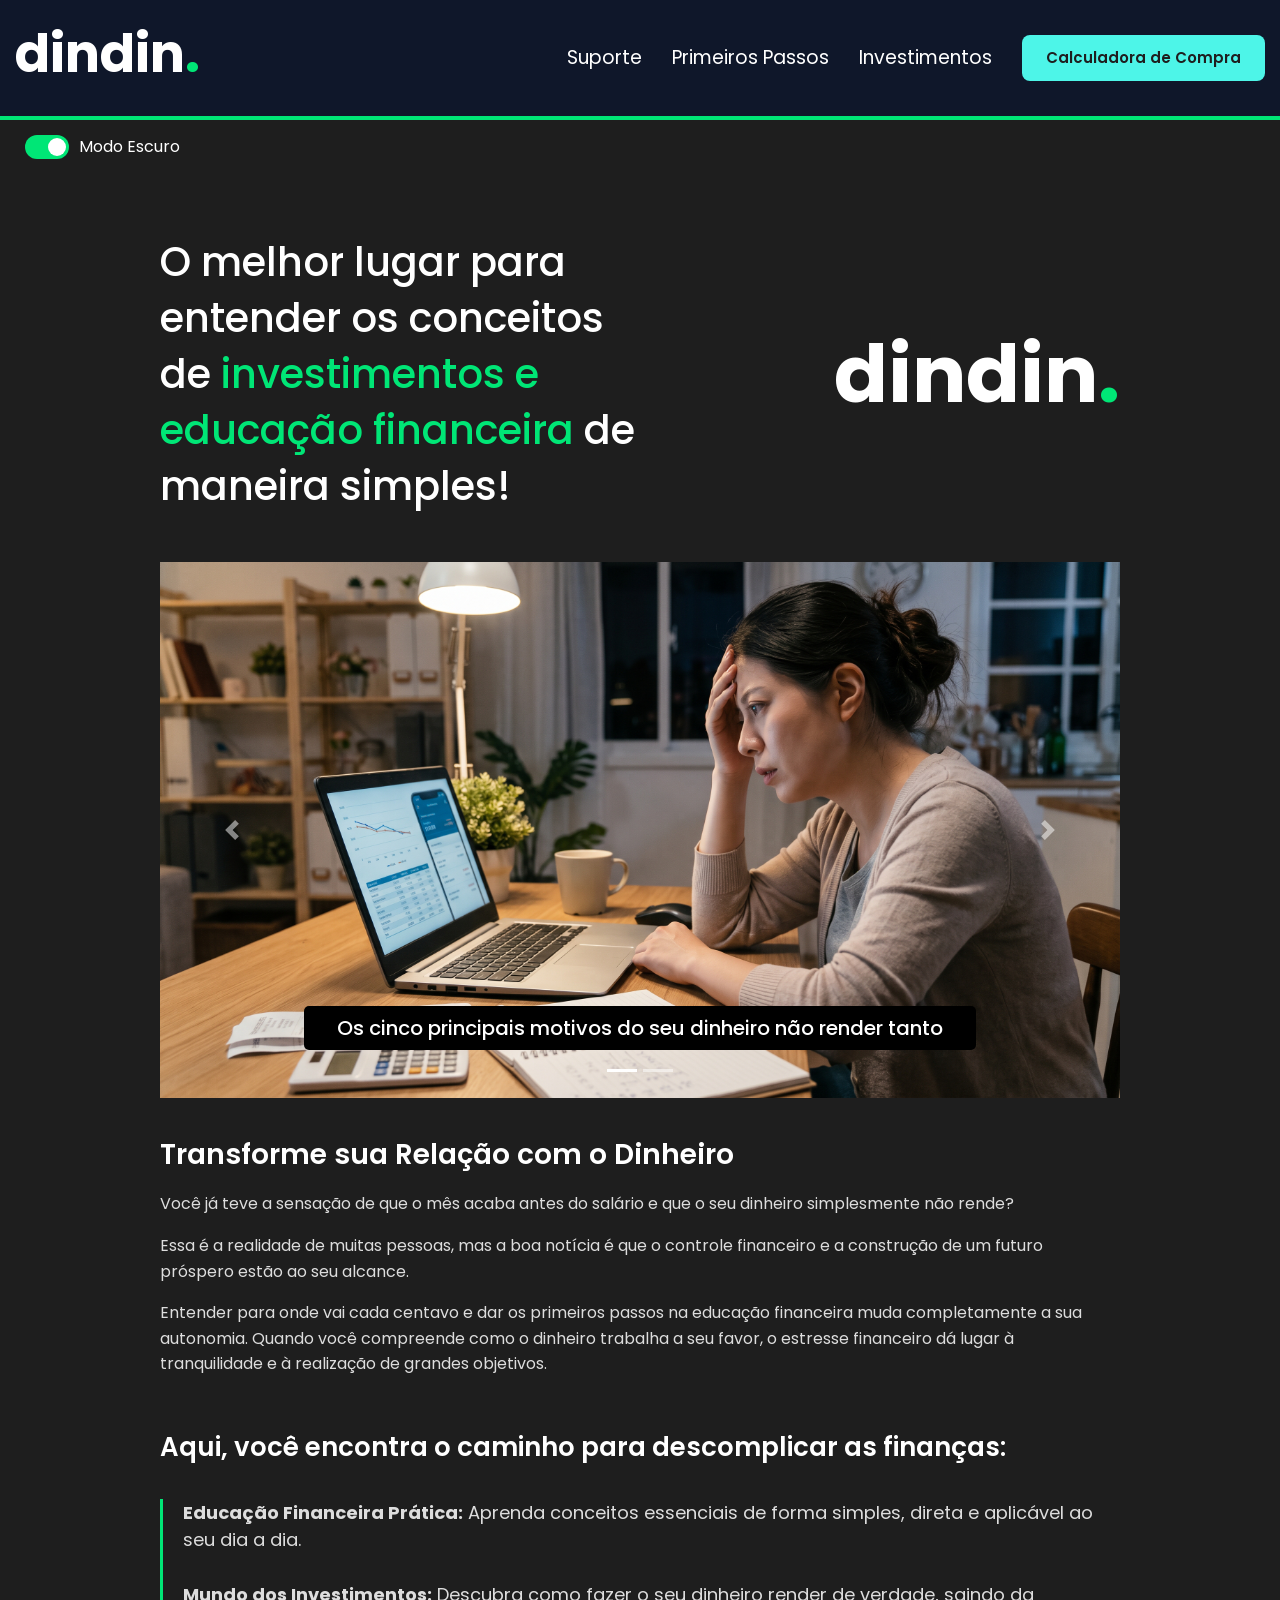
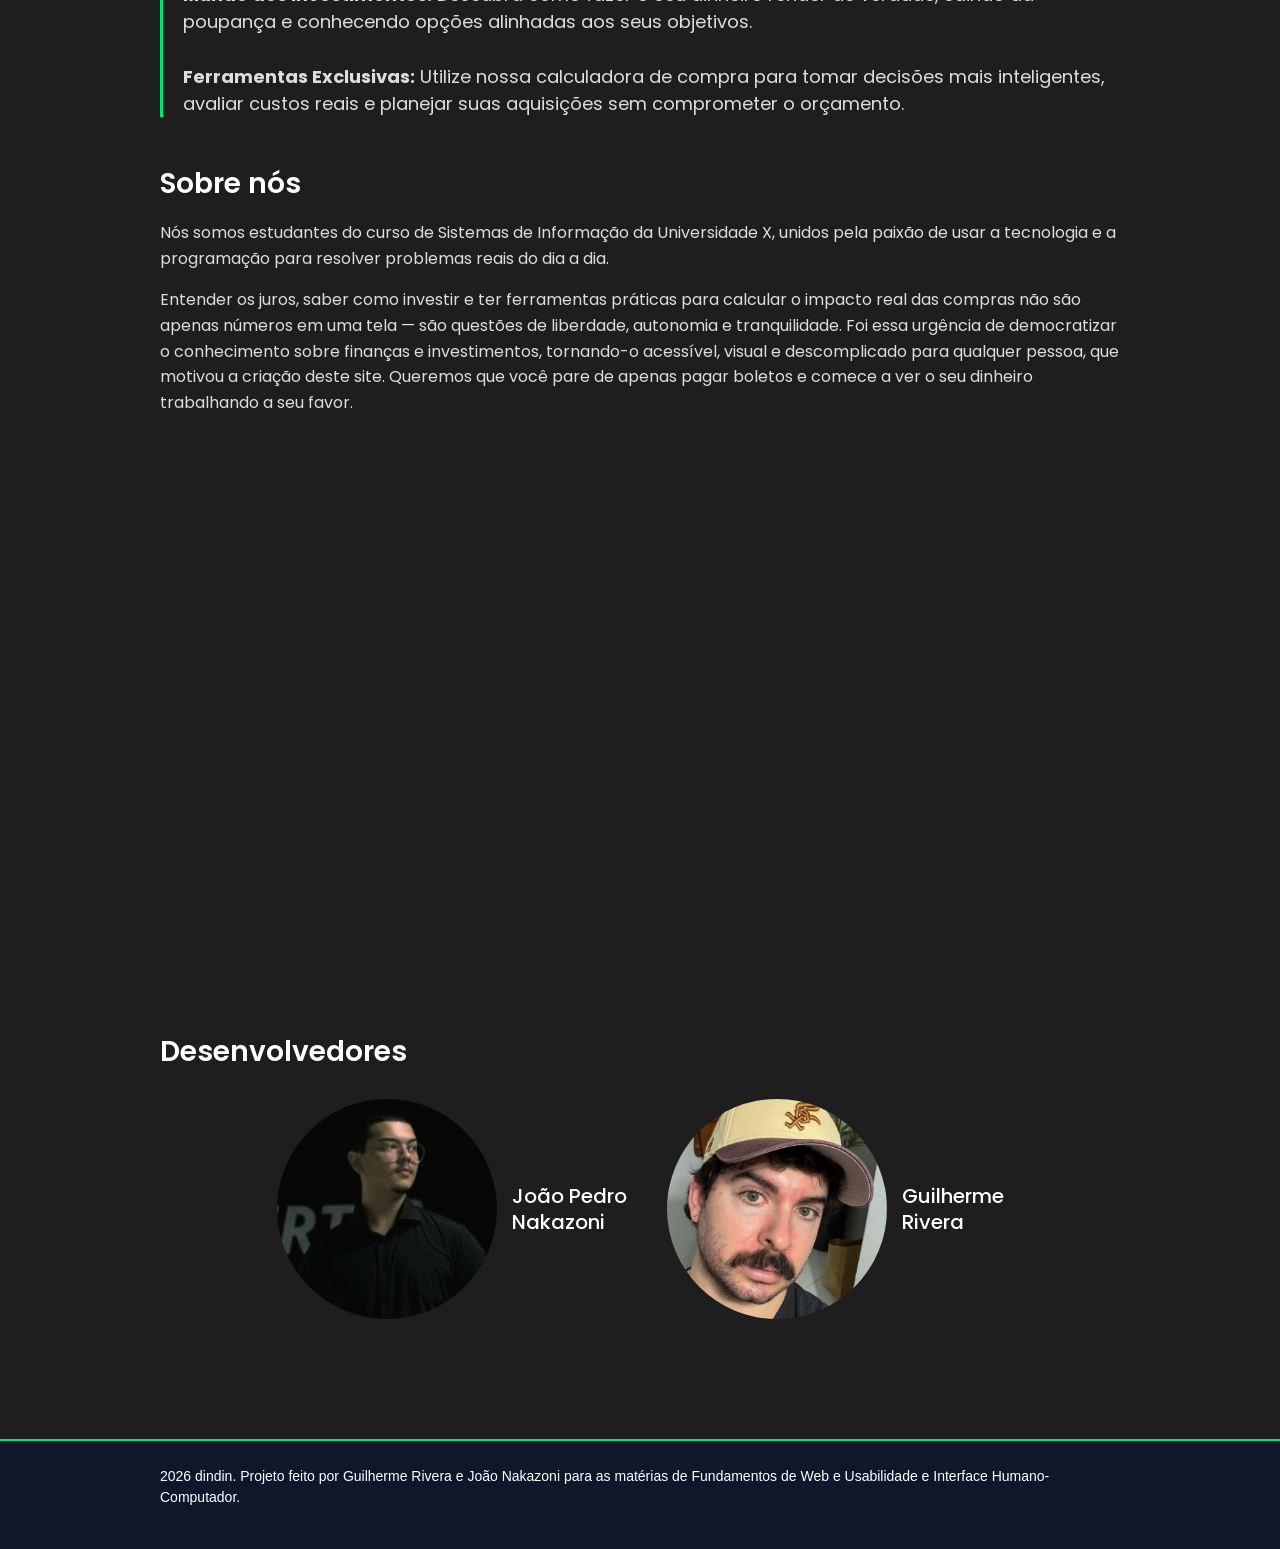
<file: index.html>
<!DOCTYPE html>
<html lang="pt-br">
<head>
    <meta charset="UTF-8">
    <meta name="viewport" content="width=device-width, initial-scale=1.0">
    <meta name="author" content="João Pedro Nakazoni, Guilherme Rivera">
    <link rel="stylesheet" href="https://cdn.jsdelivr.net/npm/bootstrap@4.0.0/dist/css/bootstrap.min.css">
    <link rel="stylesheet" href="https://fonts.googleapis.com/css2?family=Poppins:wght@400;500;600;700&display=swap">
    <link rel="stylesheet" href="style.css">
    <title>Homepage</title>
</head>
<body>
    <header>
        
        <a href="index.html" class="logo">dindin<label>.</label></a>
        <nav class="paginas">
            <a href="contato.html">Suporte</a>
            <a href="primeirosPassos.html">Primeiros Passos</a>
            <a href="investimentos.html">Investimentos</a>
            <a href="calculadora.html" class="botaoCalculadora">Calculadora de Compra</a>
        </nav>
    </header>

    <div class="toggleEscuro">
    <label class="switch">
        <input type="checkbox" checked>
        <div class="slider"></div> 
    </label>
    <label>Modo Escuro</label>
    </div>

<main class="conteudoHomepage">

<section class="secaoTopo">
    <h1 class="tituloPrincipal">
        O melhor lugar para entender os conceitos de 
        <span class="textoDestacadoTitulo">investimentos e educação financeira</span> 
        de maneira simples!
    </h1>
    <div class="logoTitulo">dindin<label>.</label></div>
</section>

    <section id="Carrossel" class="carousel slide" data-ride="carousel">
            
            <ol class="carousel-indicators">
                <li data-target="#Carrossel" data-slide-to="1" class="active"></li>
                <li data-target="#Carrossel" data-slide-to="2"></li>
                
            </ol>

            
            <div class="carousel-inner">
                <div class="carousel-item active">
                <img class="d-block w-100" src="imagens/imagemMulherPreucupada.jpg" alt="Primeiro Slide">
                <div class="carousel-caption d-none d-md-block">
                    <h5 class="textoCarrossel">Os cinco principais motivos do seu dinheiro não render tanto</h5>
                </div>
                </div>
                <div class="carousel-item">
                <img class="d-block w-100" src="imagens/imagemCompra.jpg" alt="Segundo Slide">
                <div class="carousel-caption d-none d-md-block">
                    <h5 class="textoCarrossel">Como saber oque você pode comprar e oque deve esperar</h5>
                </div>
                    
                </div>
            </div>

            
            <a class="carousel-control-prev" href="#Carrossel" role="button" data-slide="prev">
                <span class="carousel-control-prev-icon" aria-hidden="true"></span>
                <span class="sr-only">Anterior</span>
            </a>
            <a class="carousel-control-next" href="#Carrossel" role="button" data-slide="next">
                <span class="carousel-control-next-icon" aria-hidden="true"></span>
                <span class="sr-only">Próximo</span>
            </a>
    </section>

    <section class="secaoTexto">
        <h2>Transforme sua Relação com o Dinheiro</h2>
    
        <p>Você já teve a sensação de que o mês acaba antes do salário e que o seu dinheiro simplesmente não rende?</p>
        <p>Essa é a realidade de muitas pessoas, mas a boa notícia é que o controle financeiro e a construção de um futuro próspero estão ao seu alcance.</p>
    
        <p>Entender para onde vai cada centavo e dar os primeiros passos na educação financeira muda completamente a sua autonomia. Quando você compreende como o dinheiro trabalha a seu favor, o estresse financeiro dá lugar à tranquilidade e à realização de grandes objetivos.</p>
    </section>

    <section class="secaoTexto2">
        <h2>Aqui, você encontra o caminho para descomplicar as finanças:</h2>
        
        <ul class="listaTexto2">
            <li>
                <strong>Educação Financeira Prática:</strong> Aprenda conceitos essenciais de forma simples, direta e aplicável ao seu dia a dia.
            </li>
            <li>
                <strong>Mundo dos Investimentos:</strong> Descubra como fazer o seu dinheiro render de verdade, saindo da poupança e conhecendo opções alinhadas aos seus objetivos.
            </li>
            <li>
                <strong>Ferramentas Exclusivas:</strong> Utilize nossa calculadora de compra para tomar decisões mais inteligentes, avaliar custos reais e planejar suas aquisições sem comprometer o orçamento.
            </li>
        </ul>
    </section>

    <section class="secaoSobreNos">
        <h2>Sobre nós</h2>
        
            <p>Nós somos estudantes do curso de Sistemas de Informação da Universidade X, unidos pela paixão de usar a tecnologia e a programação para resolver problemas reais do dia a dia.</p>
            
            <p>Entender os juros, saber como investir e ter ferramentas práticas para calcular o impacto real das compras não são apenas números em uma tela — são questões de liberdade, autonomia e tranquilidade. Foi essa urgência de democratizar o conhecimento sobre finanças e investimentos, tornando-o acessível, visual e descomplicado para qualquer pessoa, que motivou a criação deste site. Queremos que você pare de apenas pagar boletos e comece a ver o seu dinheiro trabalhando a seu favor.</p>

        <div class="videoSobreNos">
    <iframe 
        src="https://www.youtube.com/embed/xWtgn3N1zV0" 
        title="Apresentação do projeto dindin." 
        frameborder="0" 
        allow="accelerometer; autoplay; clipboard-write; encrypted-media; gyroscope; picture-in-picture" 
        allowfullscreen>
    </iframe>
</div>
    </section>

    <section class="secaoDevs">
    <h2>Desenvolvedores</h2>
    
    <div class="divsDevs">
        <div class="divDev">
            <img src="imagens/joao.jpg" alt="Foto de João Pedro Nakazoni" class="fotoDev">
            <span>João Pedro<br>Nakazoni</span>
        </div>

        <div class="divDev">
            <img src="imagens/guilherme.jpg" alt="Foto de Guilherme Rivera" class="fotoDev">
            <span>Guilherme<br>Rivera</span>
        </div>
    </div>
    </section>

    </main>

    <footer>
        <div class="conteudoFooter">
            <p>2026 dindin. Projeto feito por Guilherme Rivera e João Nakazoni para as matérias de Fundamentos de Web e Usabilidade e Interface Humano-Computador.</p>
        </div>
    </footer>

<script src="https://code.jquery.com/jquery-3.2.1.slim.min.js"></script>
<script src="https://cdn.jsdelivr.net/npm/popper.js@1.12.9/dist/umd/popper.min.js"></script>
<script src="https://cdn.jsdelivr.net/npm/bootstrap@4.0.0/dist/js/bootstrap.min.js"></script>
<script src="script.js"></script>
</body>
</html>
</file>
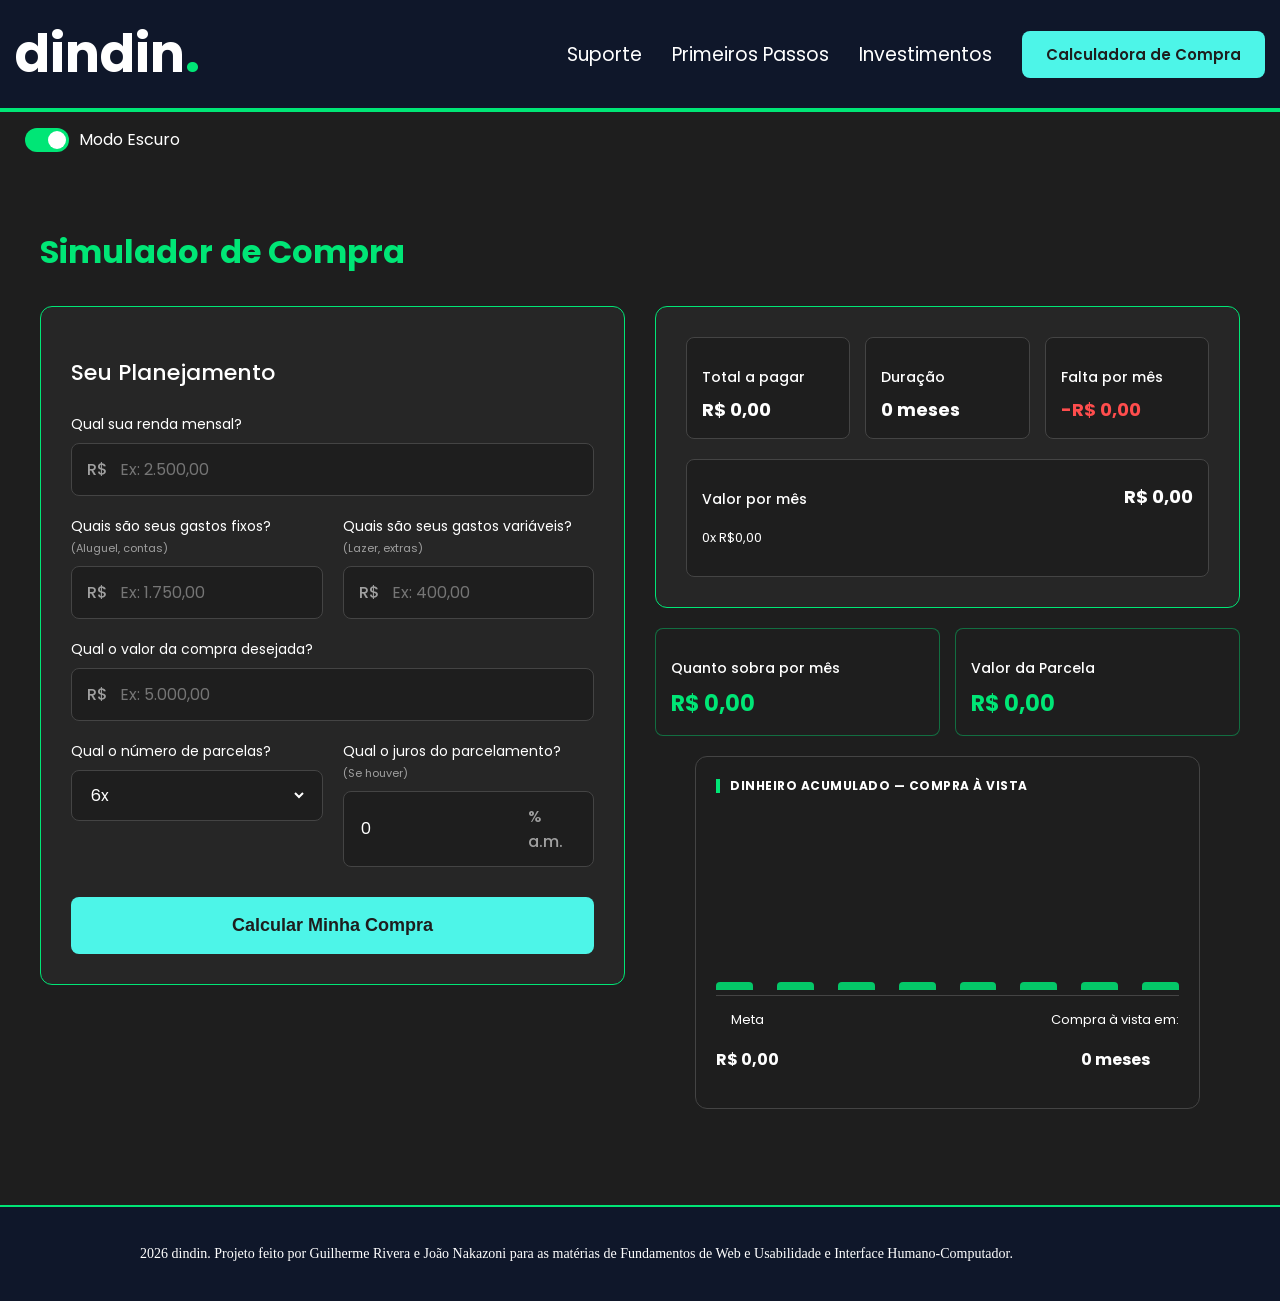
<file: calculadora.html>
<!DOCTYPE html>
<html lang="pt-br">
<head>
    <meta charset="UTF-8">
    <meta name="viewport" content="width=device-width, initial-scale=1.0">
    <link rel="stylesheet" href="https://fonts.googleapis.com/css2?family=Poppins:wght@400;500;600;700&display=swap">
    <link href="https://fonts.googleapis.com/css2?family=Inter:wght@400;500;700&display=swap" rel="stylesheet">
    <link rel="stylesheet" href="style.css">
    <title>Calculadora de Compra</title>
</head>
<body>
    
    <header>
        <a href="index.html" class="logo">dindin<label>.</label></a>
        <nav class="paginas">
            <a href="contato.html">Suporte</a>
            <a href="primeirosPassos.html">Primeiros Passos</a>
            <a href="investimentos.html">Investimentos</a>
            <a href="calculadora.html" class="botaoCalculadora">Calculadora de Compra</a>
        </nav>
    </header>

    <div class="toggleEscuro">
        <label class="switch">
            <input type="checkbox" checked>
            <div class="slider"></div> 
        </label>
        <label>Modo Escuro</label>
    </div>

    <main class="conteudoCalculadora">
        <h1 class="page-title">Simulador de Compra</h1>

        <div class="layout-grid">
            
            <form id="form-compra" class="card card-neon">
                <h2>Seu Planejamento</h2>
                
                <fieldset>
                    <legend class="sr-only">Dados para simulação de compra</legend>

                    <div class="input-group">
                        <label for="renda-mensal">Qual sua renda mensal?</label>
                        <div class="input-wrapper">
                            <span>R$</span>
                            <input type="number" id="renda-mensal" placeholder="Ex: 2.500,00" step="any" required>
                        </div>
                    </div>

                    <div class="row">
                        <div class="input-group">
                            <label for="gastos-fixos">Quais são seus gastos fixos?<br><small>(Aluguel, contas)</small></label>
                            <div class="input-wrapper">
                                <span>R$</span>
                                <input type="number" id="gastos-fixos" placeholder="Ex: 1.750,00" step="any" required>
                            </div>
                        </div>
                        <div class="input-group">
                            <label for="gastos-variaveis">Quais são seus gastos variáveis?<br><small>(Lazer, extras)</small></label>
                            <div class="input-wrapper">
                                <span>R$</span>
                                <input type="number" id="gastos-variaveis" placeholder="Ex: 400,00" step="any" required>
                            </div>
                        </div>
                    </div>

                    <div class="input-group">
                        <label for="valor-compra">Qual o valor da compra desejada?</label>
                        <div class="input-wrapper">
                            <span>R$</span>
                            <input type="number" id="valor-compra" placeholder="Ex: 5.000,00" step="any" required>
                        </div>
                    </div>

                    <div class="row">
                        <div class="input-group">
                            <label for="num-parcelas">Qual o número de parcelas?</label>
                            <div class="input-wrapper">
                                <select id="num-parcelas">
                                    <option value="1">1x (À vista)</option>
                                    <option value="2">2x</option>
                                    <option value="3">3x</option>
                                    <option value="4">4x</option>
                                    <option value="5">5x</option>
                                    <option value="6" selected>6x</option>
                                    <option value="10">10x</option>
                                    <option value="12">12x</option>
                                    <option value="24">24x</option>
                                </select>
                            </div>
                        </div>
                        <div class="input-group">
                            <label for="juros-parcelamento">Qual o juros do parcelamento?<br><small>(Se houver)</small></label>
                            <div class="input-wrapper">
                                <input type="number" id="juros-parcelamento" placeholder="Ex: 0" value="0" step="any">
                                <span>% a.m.</span>
                            </div>
                        </div>
                    </div>
                </fieldset>

                <button type="submit" class="btn-calculate">Calcular Minha Compra</button>
            </form>

            <section class="resultados-container" aria-live="polite">
                
                <div id="alerta-orcamento" class="alert-box alert-success" style="display: none;">
                    <strong id="alerta-titulo">Pode comprar!</strong>
                    <p id="alerta-texto">A parcela cabe no seu orçamento.</p>
                </div>

                <article class="card card-neon main-result-card">
                    <div class="results-top grid-3-col">
                        <div class="result-card">
                            <h3>Total a pagar</h3>
                            <output id="out-total" class="value white">R$ 0,00</output>
                        </div>
                        <div class="result-card">
                            <h3>Duração</h3>
                            <output id="out-duracao" class="value white">0 meses</output>
                        </div>
                        <div class="result-card">
                            <h3 id="label-falta">Falta por mês</h3>
                            <output id="out-falta" class="value red">-R$ 0,00</output>
                        </div>
                    </div>
                    
                    <div class="result-card full-width mt-20">
                        <div class="flex-between">
                            <h3>Valor por mês</h3>
                            <output id="out-parcela" class="value white">R$ 0,00</output>
                        </div>
                        <p id="out-detalhe-parcelas" class="text-small text-muted mt-10">0x R$0,00</p>
                        <p id="out-msg-erro" class="text-small text-danger text-right" style="display: none;">Não cabe na renda mensal</p>
                    </div>
                </article>

                <div class="results-top mt-20">
                    <div class="result-card neon-border">
                        <h3>Quanto sobra por mês</h3>
                        <output id="out-sobra" class="value neon">R$ 0,00</output>
                    </div>
                    <div class="result-card neon-border">
                        <h3>Valor da Parcela</h3>
                        <output id="out-parcela-destaque" class="value neon">R$ 0,00</output>
                    </div>
                </div>

                <figure class="chart-container card card-neon mt-20">
                    <figcaption id="chart-titulo">DINHEIRO ACUMULADO — COMPRA À VISTA</figcaption>
                   <div class="bar-chart" aria-hidden="true">
                        <div class="bar dynamic-bar"><span class="rotulo-barra"></span></div>
                        <div class="bar dynamic-bar"><span class="rotulo-barra"></span></div>
                        <div class="bar dynamic-bar"><span class="rotulo-barra"></span></div>
                        <div class="bar dynamic-bar"><span class="rotulo-barra"></span></div>
                        <div class="bar dynamic-bar"><span class="rotulo-barra"></span></div>
                        <div class="bar dynamic-bar"><span class="rotulo-barra"></span></div>
                        <div class="bar dynamic-bar"><span class="rotulo-barra"></span></div>
                        <div class="bar dynamic-bar"><span class="rotulo-barra"></span></div>
                    </div>
                    <div class="chart-footer flex-between mt-10">
                        <div class="chart-info text-center">
                            <span class="text-muted text-small">Meta</span>
                            <p id="out-meta" class="text-main font-bold">R$ 0,00</p>
                        </div>
                        <div class="chart-info text-center">
                            <span class="text-muted text-small">Compra à vista em:</span>
                            <p id="out-meses-poupanca" class="text-main font-bold">0 meses</p>
                        </div>
                    </div>
                </figure>
            </section>

        </div>
    </main>
    
    <footer>
        <div class="conteudoFooter">
            <p>2026 dindin. Projeto feito por Guilherme Rivera e João Nakazoni para as matérias de Fundamentos de Web e Usabilidade e Interface Humano-Computador.</p>
        </div>
    </footer>

    <script src="script.js"></script>
</body>
</html>
</file>
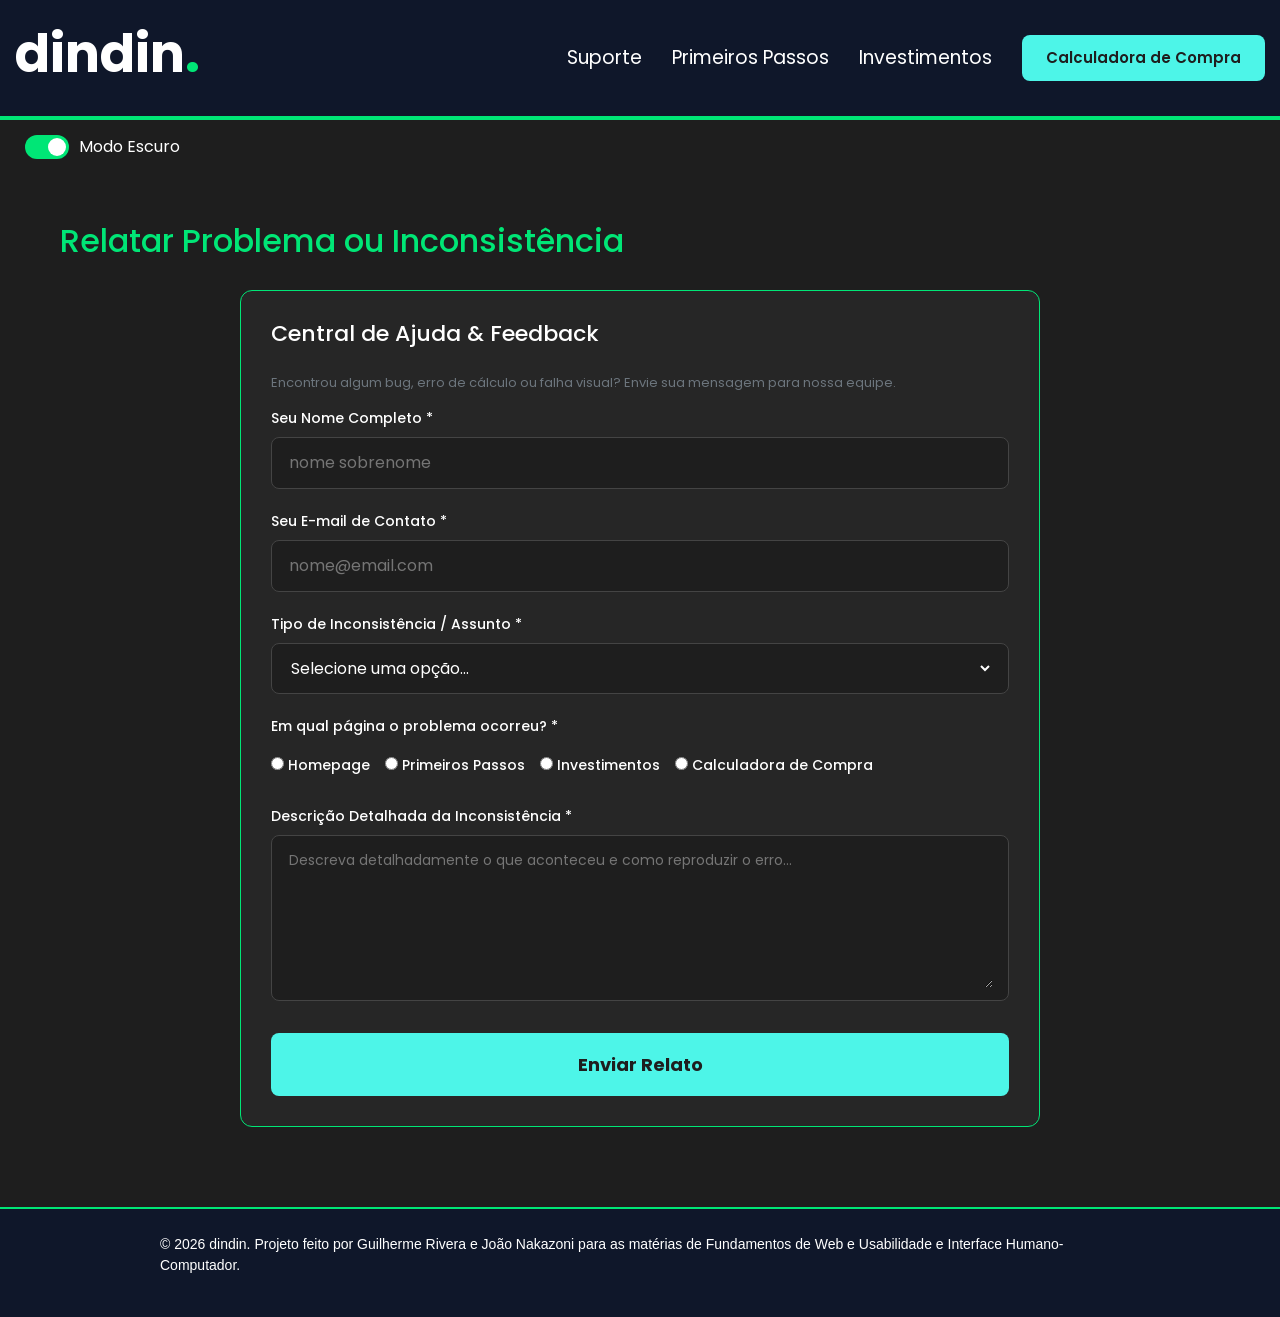
<file: contato.html>
<!DOCTYPE html>
<html lang="pt-br">
<head>
    <meta charset="UTF-8">
    <meta name="viewport" content="width=device-width, initial-scale=1.0">
    <link rel="stylesheet" href="https://cdn.jsdelivr.net/npm/bootstrap@4.0.0/dist/css/bootstrap.min.css">
    <link rel="stylesheet" href="https://fonts.googleapis.com/css2?family=Poppins:wght@400;500;600;700&display=swap">
    <link rel="stylesheet" href="style.css">
    <title>Homepage</title>
</head>
<body>
    <header>
        
        <a href="index.html" class="logo">dindin<label>.</label></a>
        <nav class="paginas">
            <a href="contato.html">Suporte</a>
            <a href="primeirosPassos.html">Primeiros Passos</a>
            <a href="investimentos.html">Investimentos</a>
            <a href="calculadora.html" class="botaoCalculadora">Calculadora de Compra</a>
        </nav>
    </header>

    <div class="toggleEscuro">
    <label class="switch">
        <input type="checkbox" checked>
        <div class="slider"></div> 
    </label>
    <label>Modo Escuro</label>
    </div>

    <main class="conteudoCalculadora">
        <h1 class="page-title">Relatar Problema ou Inconsistência</h1>

        <div class="container-suporte-unico">
            
            <form id="form-contato" class="card card-neon">
                <h2>Central de Ajuda & Feedback</h2>
                <p class="text-small text-muted mb-20">Encontrou algum bug, erro de cálculo ou falha visual? Envie sua mensagem para nossa equipe.</p>
                
                <fieldset>
                    <legend class="sr-only">Formulário de Relato de Problemas</legend>

                    <div class="input-group input-block">
                        <label for="nome-contato">Seu Nome Completo *</label>
                        <div class="input-wrapper">
                            <input type="text" id="nome-contato" placeholder="nome sobrenome" required minlength="3">
                        </div>
                    </div>

                    <div class="input-group input-block">
                        <label for="email-contato">Seu E-mail de Contato *</label>
                        <div class="input-wrapper">
                            <input type="email" id="email-contato" placeholder="nome@email.com" required>
                        </div>
                    </div>

                    <div class="input-group input-block">
                        <label for="tipo-problema">Tipo de Inconsistência / Assunto *</label>
                        <div class="input-wrapper">
                            <select id="tipo-problema" required>
                                <option value="">Selecione uma opção...</option>
                                <option value="calculo">Erro / Divergência nos Cálculos</option>
                                <option value="visual">Problema Visual / Layout quebrado</option>
                                <option value="conteudo">Dúvida ou Erro nos Textos</option>
                                <option value="sugestao">Sugestão de Melhoria</option>
                                <option value="outro">Outro assunto</option>
                            </select>
                        </div>
                    </div>

                    <div class="input-group input-block">
                        <label>Em qual página o problema ocorreu? *</label>
                        <div class="radio-group-container mt-10">
                            <label class="radio-label">
                                <input type="radio" name="pagina-problema" value="homepage" required> Homepage
                            </label>
                            <label class="radio-label">
                                <input type="radio" name="pagina-problema" value="primeirosPassos"> Primeiros Passos
                            </label>
                            <label class="radio-label">
                                <input type="radio" name="pagina-problema" value="investimentos"> Investimentos
                            </label>
                            <label class="radio-label">
                                <input type="radio" name="pagina-problema" value="calculadora"> Calculadora de Compra
                            </label>
                        </div>
                    </div>

                    <div class="input-group input-block">
                        <label for="mensagem-contato">Descrição Detalhada da Inconsistência *</label>
                        <div class="input-wrapper textarea-wrapper">
                            <textarea id="mensagem-contato" rows="6" placeholder="Descreva detalhadamente o que aconteceu e como reproduzir o erro..." required minlength="15"></textarea>
                        </div>
                    </div>

                </fieldset>

                <button type="submit" class="btn-calculate">Enviar Relato</button>
            </form>

        </div>
    </main>

    <footer>
        <div class="conteudoFooter">
            <p>© 2026 dindin. Projeto feito por Guilherme Rivera e João Nakazoni para as matérias de Fundamentos de Web e Usabilidade e Interface Humano-Computador.</p>
        </div>
    </footer>
    <script src="script.js"></script>
</body>
</html>
</file>
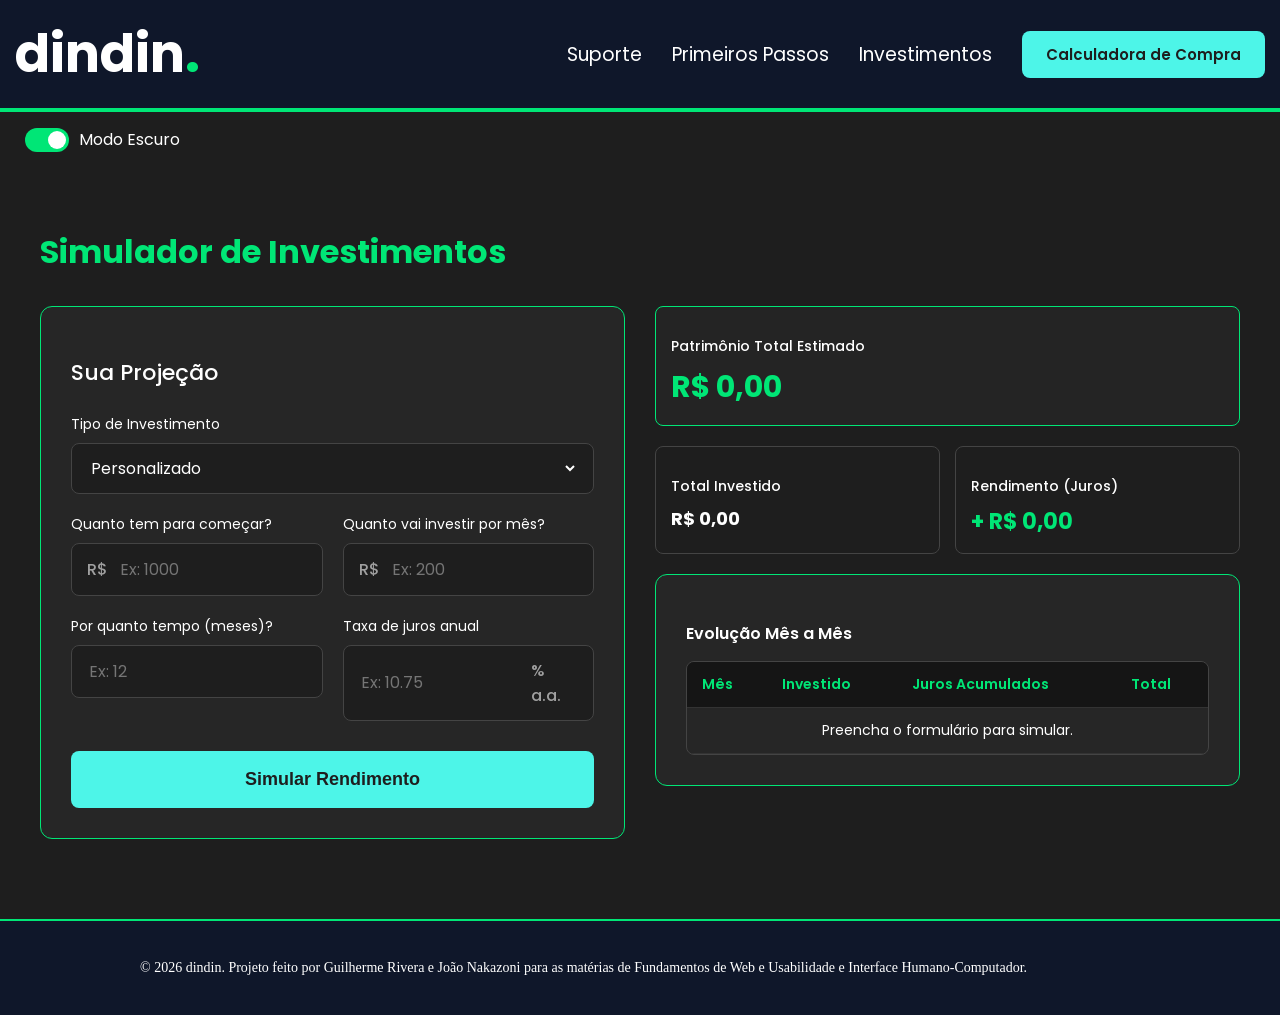
<file: investimentos.html>
<!DOCTYPE html>
<html lang="pt-br">
<head>
    <meta charset="UTF-8">
    <meta name="viewport" content="width=device-width, initial-scale=1.0">
    <link rel="stylesheet" href="https://fonts.googleapis.com/css2?family=Poppins:wght@400;500;600;700&display=swap">
    <link href="https://fonts.googleapis.com/css2?family=Inter:wght@400;500;700&display=swap" rel="stylesheet">
    <link rel="stylesheet" href="style.css">
    <title>Investimentos</title>
</head>
<body>
    <header>
        <a href="index.html" class="logo">dindin<label>.</label></a>
        <nav class="paginas">
            <a href="contato.html">Suporte</a>
            <a href="primeirosPassos.html">Primeiros Passos</a>
            <a href="investimentos.html">Investimentos</a>
            <a href="calculadora.html" class="botaoCalculadora">Calculadora de Compra</a>
        </nav>
    </header>

    <div class="toggleEscuro">
        <label class="switch">
            <input type="checkbox" checked>
            <div class="slider"></div> 
        </label>
        <label>Modo Escuro</label>
    </div>

    <main class="conteudoCalculadora">
        <h1 class="page-title">Simulador de Investimentos</h1>

        <div class="layout-grid">
            
            <form id="form-simulador" class="card card-neon">
                <h2>Sua Projeção</h2>
                
                <fieldset>
                    <legend class="sr-only">Dados para simulação de investimento</legend>

                    <div class="input-group">
                        <label for="tipo-investimento">Tipo de Investimento</label>
                        <div class="input-wrapper">
                            <select id="tipo-investimento">
                                <option value="0">Personalizado</option>
                                <option value="10.75">Tesouro Selic (~10.75% a.a.)</option>
                                <option value="12.00">CDB 100% CDI (~12.00% a.a.)</option>
                                <option value="6.17">Poupança (~6.17% a.a.)</option>
                            </select>
                        </div>
                    </div>

                    <div class="row">
                        <div class="input-group">
                            <label for="aporte-inicial">Quanto tem para começar?</label>
                            <div class="input-wrapper">
                                <span>R$</span>
                                <input type="number" id="aporte-inicial" placeholder="Ex: 1000" step="any" required>
                            </div>
                        </div>
                        <div class="input-group">
                            <label for="aporte-mensal">Quanto vai investir por mês?</label>
                            <div class="input-wrapper">
                                <span>R$</span>
                                <input type="number" id="aporte-mensal" placeholder="Ex: 200" step="any" required>
                            </div>
                        </div>
                    </div>

                    <div class="row">
                        <div class="input-group">
                            <label for="tempo-meses">Por quanto tempo (meses)?</label>
                            <div class="input-wrapper">
                                <input type="number" id="tempo-meses" placeholder="Ex: 12" min="1" required>
                            </div>
                        </div>
                        <div class="input-group">
                            <label for="taxa-juros">Taxa de juros anual</label>
                            <div class="input-wrapper">
                                <input type="number" id="taxa-juros" placeholder="Ex: 10.75" step="any" required>
                                <span>% a.a.</span>
                            </div>
                        </div>
                    </div>
                </fieldset>

                <button type="submit" class="btn-calculate">Simular Rendimento</button>
            </form>

            <section class="resultados-container" aria-live="polite">
                
                <div class="result-card destaque">
                    <h3>Patrimônio Total Estimado</h3>
                    <output id="out-patrimonio">R$ 0,00</output>
                </div>

                <div class="results-top">
                    <div class="result-card">
                        <h3>Total Investido</h3>
                        <output id="out-investido" class="value white">R$ 0,00</output>
                    </div>
                    <div class="result-card">
                        <h3>Rendimento (Juros)</h3>
                        <output id="out-juros" class="value neon">+ R$ 0,00</output>
                    </div>
                </div>

                <div class="tabela-container card card-neon mt-20">
                    <h3 class="tabela-titulo">Evolução Mês a Mês</h3>
                    <div class="table-scroll">
                        <table class="tabela-investimentos">
                            <thead>
                                <tr>
                                    <th>Mês</th>
                                    <th>Investido</th>
                                    <th>Juros Acumulados</th>
                                    <th>Total</th>
                                </tr>
                            </thead>
                            <tbody id="tabela-corpo">
                                <tr>
                                    <td colspan="4" class="text-center text-muted">Preencha o formulário para simular.</td>
                                </tr>
                            </tbody>
                        </table>
                    </div>
                </div>

            </section>

        </div>
    </main>

    <footer>
        <div class="conteudoFooter">
            <p>© 2026 dindin. Projeto feito por Guilherme Rivera e João Nakazoni para as matérias de Fundamentos de Web e Usabilidade e Interface Humano-Computador.</p>
        </div>
    </footer>

    <script src="script.js"></script>
</body>
</html>
</file>
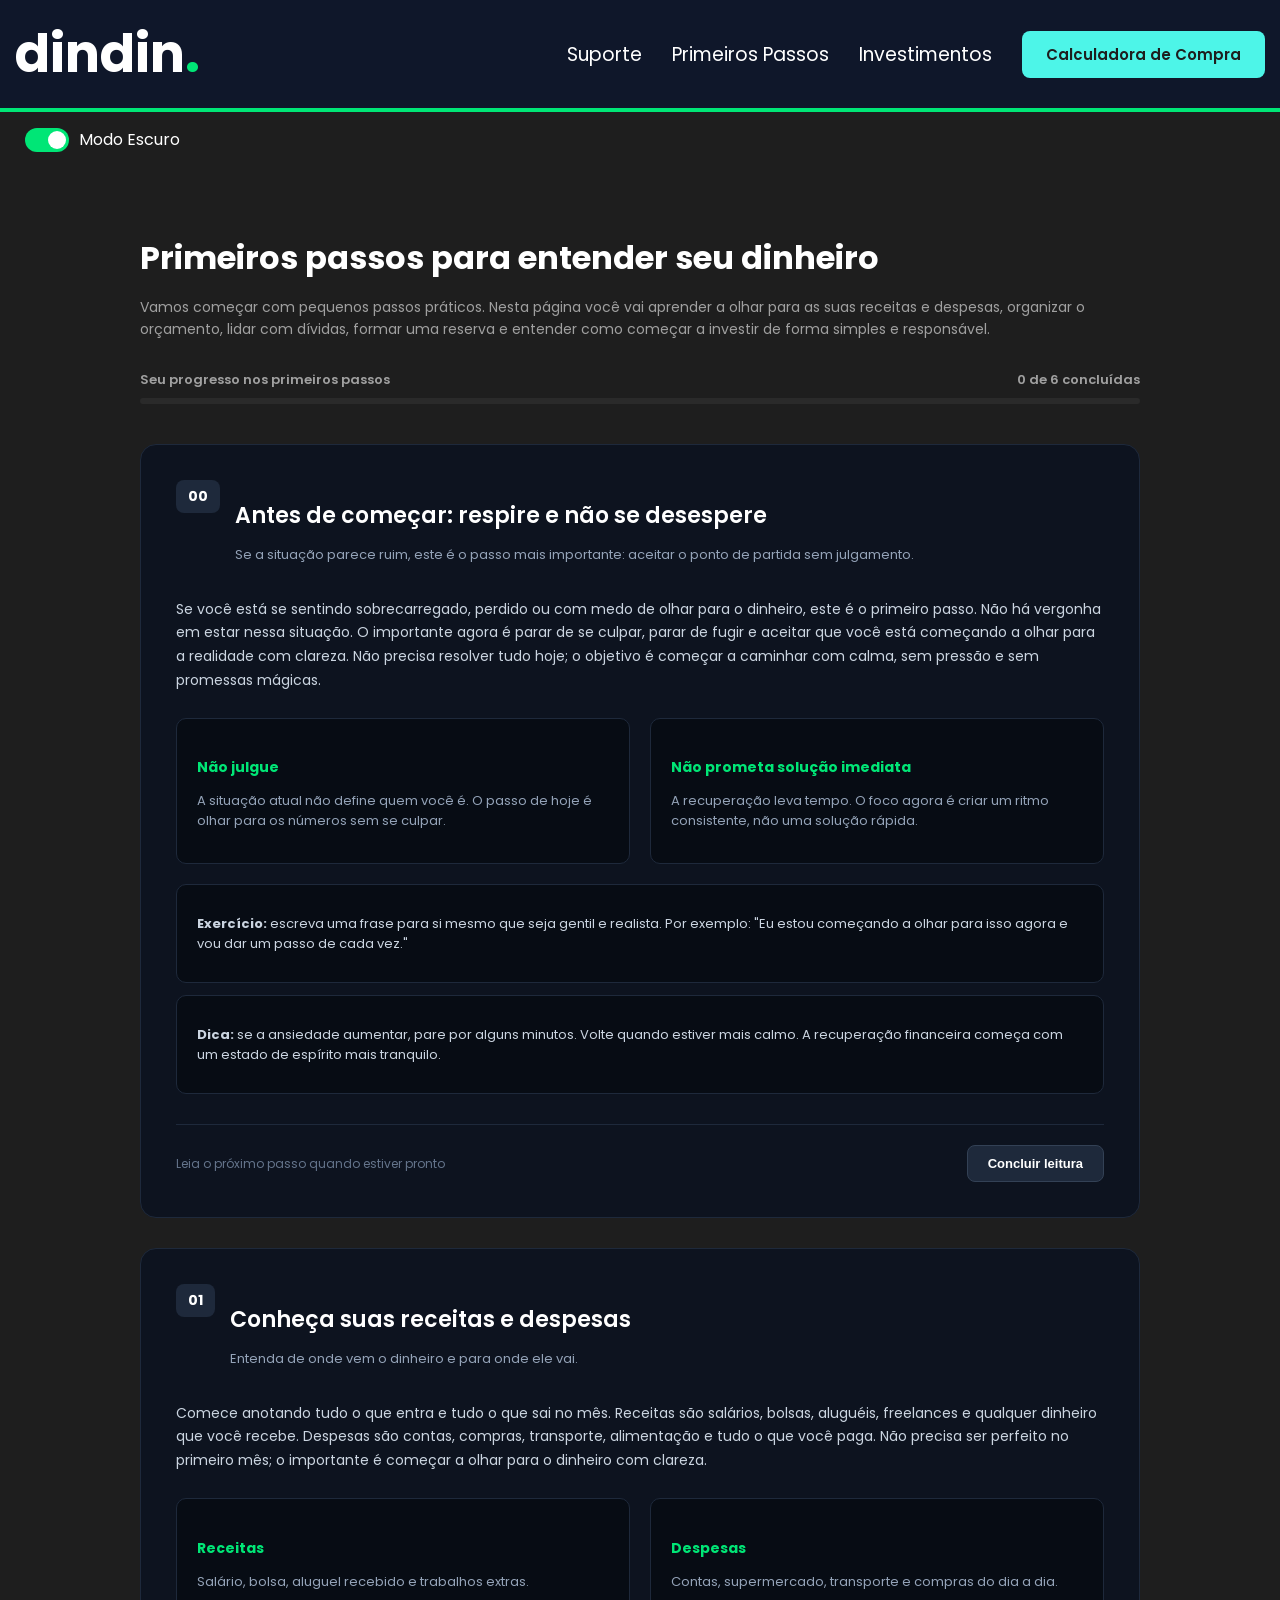
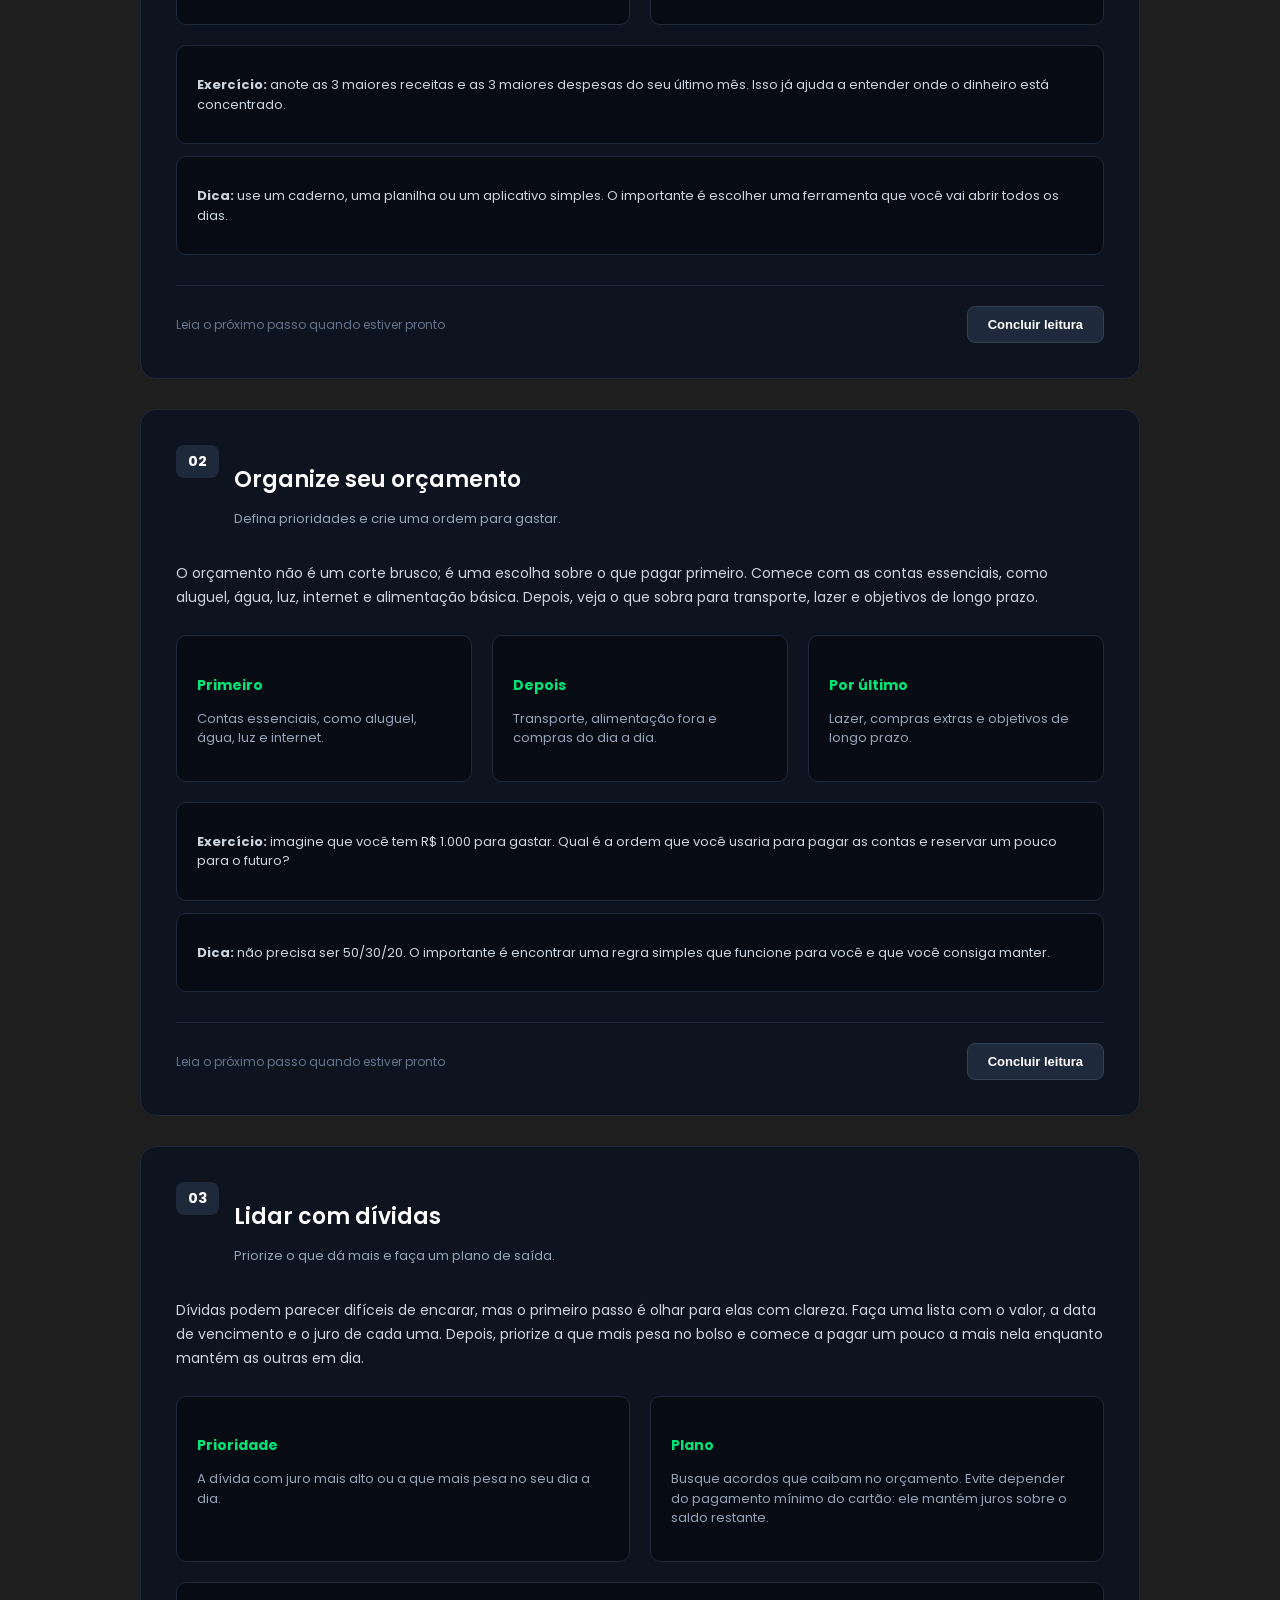
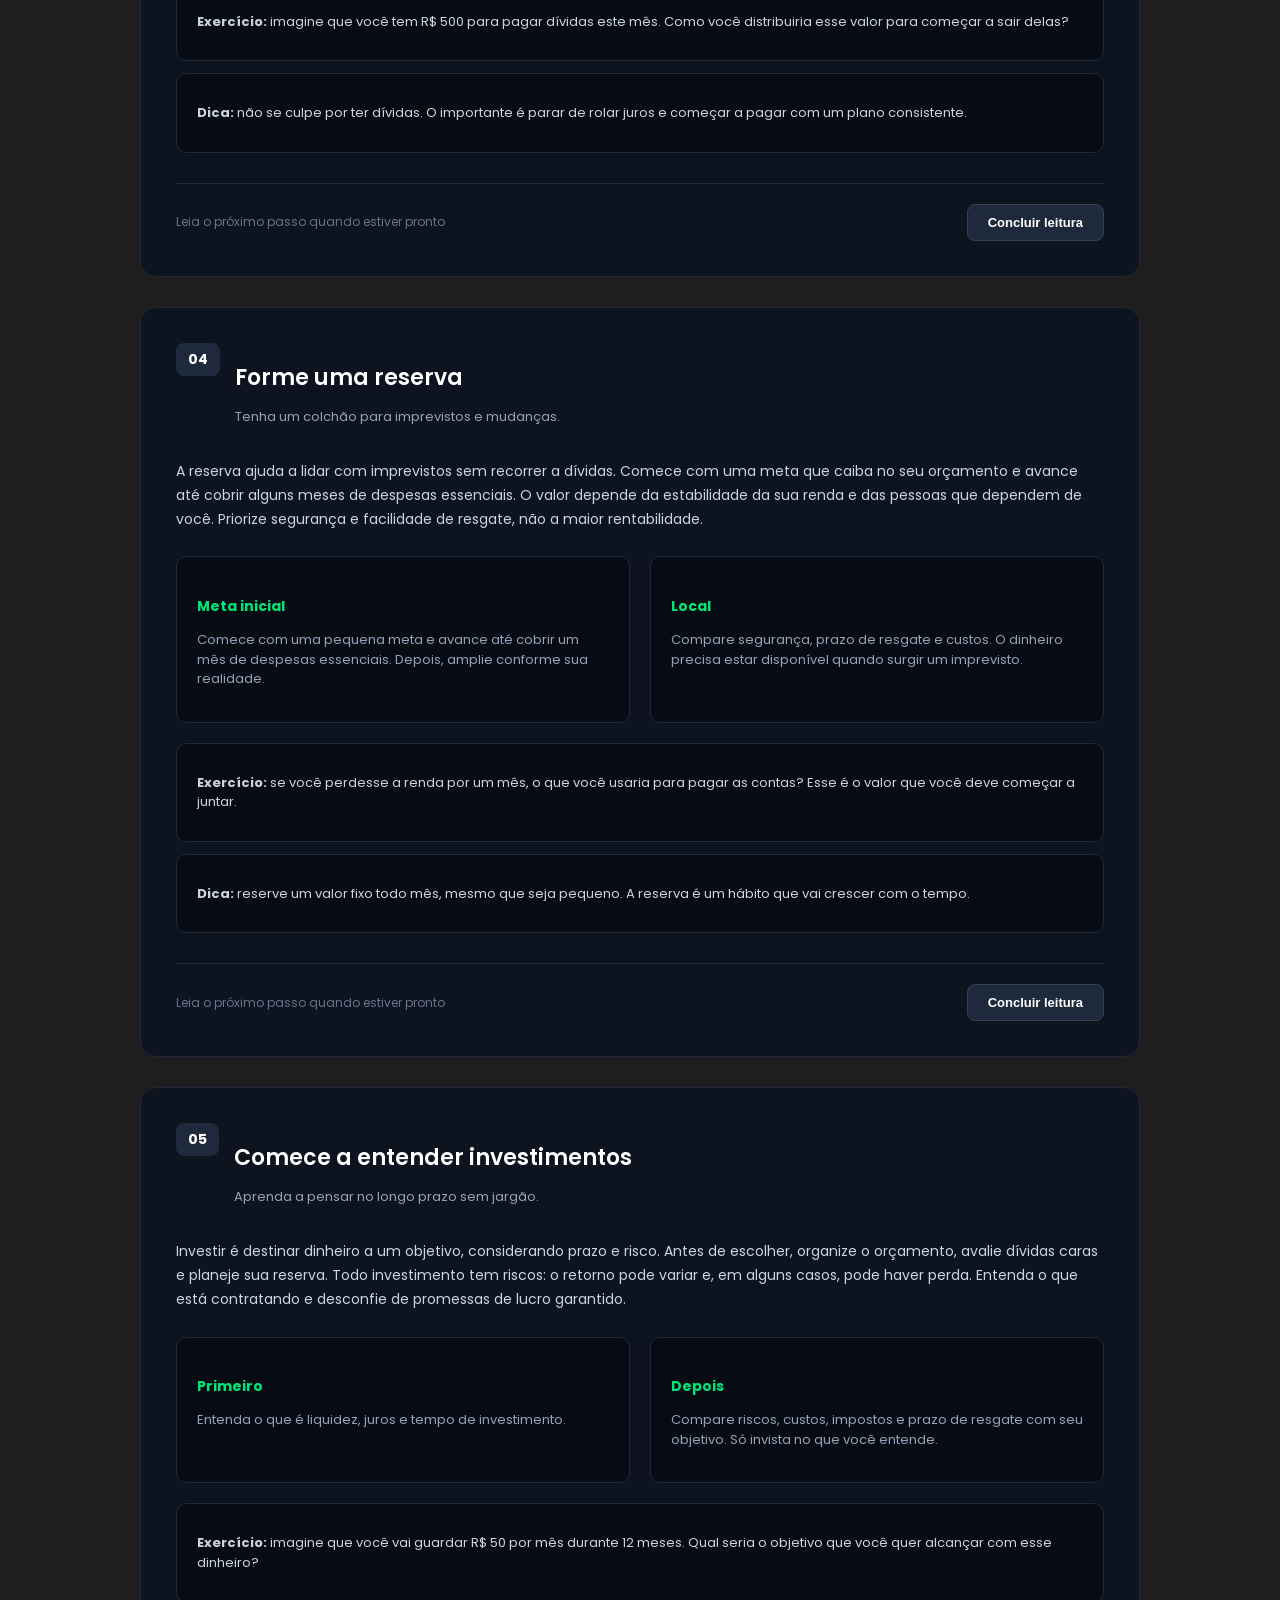
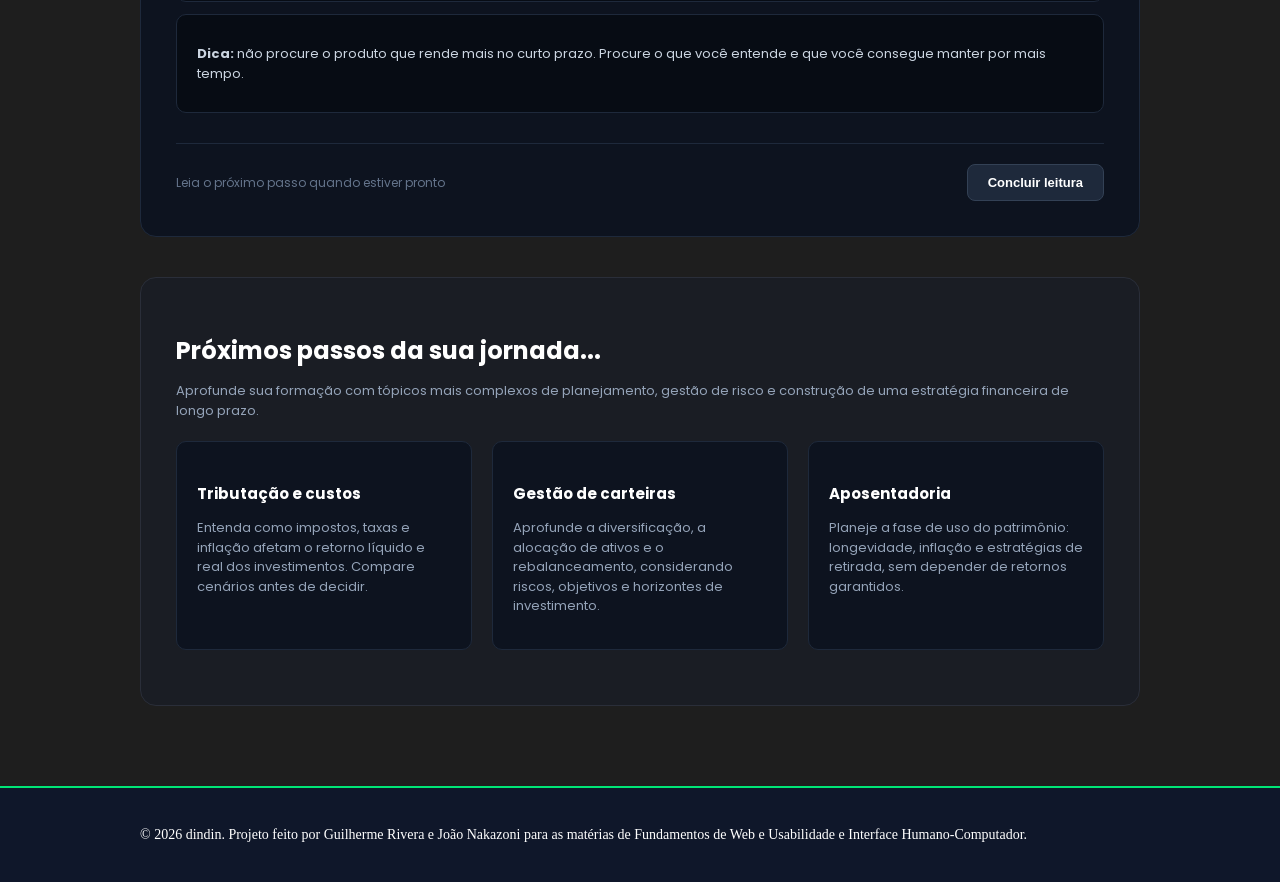
<file: primeirosPassos.html>
<!DOCTYPE html>
<html lang="pt-br">
<head>
    <meta charset="UTF-8">
    <meta name="viewport" content="width=device-width, initial-scale=1.0">
    <link rel="stylesheet" href="https://fonts.googleapis.com/css2?family=Poppins:wght@400;500;600;700&display=swap">
    <link rel="stylesheet" href="style.css">
    <title>Primeiros Passos</title>
</head>
<body>
    <header>
        
        <a href="index.html" class="logo">dindin<label>.</label></a>
        <nav class="paginas">
            <a href="contato.html">Suporte</a>
            <a href="primeirosPassos.html">Primeiros Passos</a>
            <a href="investimentos.html">Investimentos</a>
            <a href="calculadora.html" class="botaoCalculadora">Calculadora de Compra</a>
        </nav>
    </header>

    <div class="toggleEscuro">
    <label class="switch">
        <input type="checkbox" checked>
        <div class="slider"></div> 
    </label>
    <label>Modo Escuro</label>
    </div>

    <main class="conteudoPassos">
        
        <section class="passos-header">
            <h1 class="page-title-white">Primeiros passos para entender seu dinheiro</h1>
            <p class="subtitle">Vamos começar com pequenos passos práticos. Nesta página você vai aprender a olhar para as suas receitas e despesas, organizar o orçamento, lidar com dívidas, formar uma reserva e entender como começar a investir de forma simples e responsável.</p>
            
            <div class="progresso-wrapper">
                <div class="progresso-info">
                    <span>Seu progresso nos primeiros passos</span>
                    <span id="progresso-texto">0 de 6 concluídas</span>
                </div>
                <div class="progresso-barra-fundo">
                    <div id="progresso-barra-preenchimento" class="progresso-barra-preenchimento"></div>
                </div>
            </div>
        </section>

        
        <div class="passos-lista">

            
            <article class="card-passo" id="passo-0">
                <div class="passo-topo">
                    <div class="passo-badge">00</div>
                    <div>
                        <h2>Antes de começar: respire e não se desespere</h2>
                        <p class="passo-sub">Se a situação parece ruim, este é o passo mais importante: aceitar o ponto de partida sem julgamento.</p>
                    </div>
                </div>

                <p class="passo-descricao">
                    Se você está se sentindo sobrecarregado, perdido ou com medo de olhar para o dinheiro, este é o primeiro passo. Não há vergonha em estar nessa situação. O importante agora é parar de se culpar, parar de fugir e aceitar que você está começando a olhar para a realidade com clareza. Não precisa resolver tudo hoje; o objetivo é começar a caminhar com calma, sem pressão e sem promessas mágicas.
                </p>

                <div class="cards-duplos">
                    <div class="subcard">
                        <h4 class="text-neon">Não julgue</h4>
                        <p>A situação atual não define quem você é. O passo de hoje é olhar para os números sem se culpar.</p>
                    </div>
                    <div class="subcard">
                        <h4 class="text-neon">Não prometa solução imediata</h4>
                        <p>A recuperação leva tempo. O foco agora é criar um ritmo consistente, não uma solução rápida.</p>
                    </div>
                </div>

                <div class="caixa-destaque">
                    <p><strong>Exercício:</strong> escreva uma frase para si mesmo que seja gentil e realista. Por exemplo: "Eu estou começando a olhar para isso agora e vou dar um passo de cada vez."</p>
                </div>

                <div class="caixa-destaque">
                    <p><strong>Dica:</strong> se a ansiedade aumentar, pare por alguns minutos. Volte quando estiver mais calmo. A recuperação financeira começa com um estado de espírito mais tranquilo.</p>
                </div>

                <div class="passo-rodape">
                    <span class="leia-proximo">Leia o próximo passo quando estiver pronto</span>
                    <button class="btn-concluir" data-index="0">Concluir leitura</button>
                </div>
            </article>

            
            <article class="card-passo" id="passo-1">
                <div class="passo-topo">
                    <div class="passo-badge">01</div>
                    <div>
                        <h2>Conheça suas receitas e despesas</h2>
                        <p class="passo-sub">Entenda de onde vem o dinheiro e para onde ele vai.</p>
                    </div>
                </div>

                <p class="passo-descricao">
                    Comece anotando tudo o que entra e tudo o que sai no mês. Receitas são salários, bolsas, aluguéis, freelances e qualquer dinheiro que você recebe. Despesas são contas, compras, transporte, alimentação e tudo o que você paga. Não precisa ser perfeito no primeiro mês; o importante é começar a olhar para o dinheiro com clareza.
                </p>

                <div class="cards-duplos">
                    <div class="subcard">
                        <h4 class="text-neon">Receitas</h4>
                        <p>Salário, bolsa, aluguel recebido e trabalhos extras.</p>
                    </div>
                    <div class="subcard">
                        <h4 class="text-neon">Despesas</h4>
                        <p>Contas, supermercado, transporte e compras do dia a dia.</p>
                    </div>
                </div>

                <div class="caixa-destaque">
                    <p><strong>Exercício:</strong> anote as 3 maiores receitas e as 3 maiores despesas do seu último mês. Isso já ajuda a entender onde o dinheiro está concentrado.</p>
                </div>

                <div class="caixa-destaque">
                    <p><strong>Dica:</strong> use um caderno, uma planilha ou um aplicativo simples. O importante é escolher uma ferramenta que você vai abrir todos os dias.</p>
                </div>

                <div class="passo-rodape">
                    <span class="leia-proximo">Leia o próximo passo quando estiver pronto</span>
                    <button class="btn-concluir" data-index="1">Concluir leitura</button>
                </div>
            </article>

            
            <article class="card-passo" id="passo-2">
                <div class="passo-topo">
                    <div class="passo-badge">02</div>
                    <div>
                        <h2>Organize seu orçamento</h2>
                        <p class="passo-sub">Defina prioridades e crie uma ordem para gastar.</p>
                    </div>
                </div>

                <p class="passo-descricao">
                    O orçamento não é um corte brusco; é uma escolha sobre o que pagar primeiro. Comece com as contas essenciais, como aluguel, água, luz, internet e alimentação básica. Depois, veja o que sobra para transporte, lazer e objetivos de longo prazo.
                </p>

                <div class="cards-triplos">
                    <div class="subcard">
                        <h4 class="text-neon">Primeiro</h4>
                        <p>Contas essenciais, como aluguel, água, luz e internet.</p>
                    </div>
                    <div class="subcard">
                        <h4 class="text-neon">Depois</h4>
                        <p>Transporte, alimentação fora e compras do dia a dia.</p>
                    </div>
                    <div class="subcard">
                        <h4 class="text-neon">Por último</h4>
                        <p>Lazer, compras extras e objetivos de longo prazo.</p>
                    </div>
                </div>

                <div class="caixa-destaque">
                    <p><strong>Exercício:</strong> imagine que você tem R$ 1.000 para gastar. Qual é a ordem que você usaria para pagar as contas e reservar um pouco para o futuro?</p>
                </div>

                <div class="caixa-destaque">
                    <p><strong>Dica:</strong> não precisa ser 50/30/20. O importante é encontrar uma regra simples que funcione para você e que você consiga manter.</p>
                </div>

                <div class="passo-rodape">
                    <span class="leia-proximo">Leia o próximo passo quando estiver pronto</span>
                    <button class="btn-concluir" data-index="2">Concluir leitura</button>
                </div>
            </article>

            
            <article class="card-passo" id="passo-3">
                <div class="passo-topo">
                    <div class="passo-badge">03</div>
                    <div>
                        <h2>Lidar com dívidas</h2>
                        <p class="passo-sub">Priorize o que dá mais e faça um plano de saída.</p>
                    </div>
                </div>

                <p class="passo-descricao">
                    Dívidas podem parecer difíceis de encarar, mas o primeiro passo é olhar para elas com clareza. Faça uma lista com o valor, a data de vencimento e o juro de cada uma. Depois, priorize a que mais pesa no bolso e comece a pagar um pouco a mais nela enquanto mantém as outras em dia.
                </p>

                <div class="cards-duplos">
                    <div class="subcard">
                        <h4 class="text-neon">Prioridade</h4>
                        <p>A dívida com juro mais alto ou a que mais pesa no seu dia a dia.</p>
                    </div>
                    <div class="subcard">
                        <h4 class="text-neon">Plano</h4>
                        <p>Busque acordos que caibam no orçamento. Evite depender do pagamento mínimo do cartão: ele mantém juros sobre o saldo restante.</p>
                    </div>
                </div>

                <div class="caixa-destaque">
                    <p><strong>Exercício:</strong> imagine que você tem R$ 500 para pagar dívidas este mês. Como você distribuiria esse valor para começar a sair delas?</p>
                </div>

                <div class="caixa-destaque">
                    <p><strong>Dica:</strong> não se culpe por ter dívidas. O importante é parar de rolar juros e começar a pagar com um plano consistente.</p>
                </div>

                <div class="passo-rodape">
                    <span class="leia-proximo">Leia o próximo passo quando estiver pronto</span>
                    <button class="btn-concluir" data-index="3">Concluir leitura</button>
                </div>
            </article>


            <article class="card-passo" id="passo-4">
                <div class="passo-topo">
                    <div class="passo-badge">04</div>
                    <div>
                        <h2>Forme uma reserva</h2>
                        <p class="passo-sub">Tenha um colchão para imprevistos e mudanças.</p>
                    </div>
                </div>

                <p class="passo-descricao">
                    A reserva ajuda a lidar com imprevistos sem recorrer a dívidas. Comece com uma meta que caiba no seu orçamento e avance até cobrir alguns meses de despesas essenciais. O valor depende da estabilidade da sua renda e das pessoas que dependem de você. Priorize segurança e facilidade de resgate, não a maior rentabilidade.
                </p>

                <div class="cards-duplos">
                    <div class="subcard">
                        <h4 class="text-neon">Meta inicial</h4>
                        <p>Comece com uma pequena meta e avance até cobrir um mês de despesas essenciais. Depois, amplie conforme sua realidade.</p>
                    </div>
                    <div class="subcard">
                        <h4 class="text-neon">Local</h4>
                        <p>Compare segurança, prazo de resgate e custos. O dinheiro precisa estar disponível quando surgir um imprevisto.</p>
                    </div>
                </div>

                <div class="caixa-destaque">
                    <p><strong>Exercício:</strong> se você perdesse a renda por um mês, o que você usaria para pagar as contas? Esse é o valor que você deve começar a juntar.</p>
                </div>

                <div class="caixa-destaque">
                    <p><strong>Dica:</strong> reserve um valor fixo todo mês, mesmo que seja pequeno. A reserva é um hábito que vai crescer com o tempo.</p>
                </div>

                <div class="passo-rodape">
                    <span class="leia-proximo">Leia o próximo passo quando estiver pronto</span>
                    <button class="btn-concluir" data-index="4">Concluir leitura</button>
                </div>
            </article>

            <article class="card-passo" id="passo-5">
                <div class="passo-topo">
                    <div class="passo-badge">05</div>
                    <div>
                        <h2>Comece a entender investimentos</h2>
                        <p class="passo-sub">Aprenda a pensar no longo prazo sem jargão.</p>
                    </div>
                </div>

                <p class="passo-descricao">
                    Investir é destinar dinheiro a um objetivo, considerando prazo e risco. Antes de escolher, organize o orçamento, avalie dívidas caras e planeje sua reserva. Todo investimento tem riscos: o retorno pode variar e, em alguns casos, pode haver perda. Entenda o que está contratando e desconfie de promessas de lucro garantido.
                </p>

                <div class="cards-duplos">
                    <div class="subcard">
                        <h4 class="text-neon">Primeiro</h4>
                        <p>Entenda o que é liquidez, juros e tempo de investimento.</p>
                    </div>
                    <div class="subcard">
                        <h4 class="text-neon">Depois</h4>
                        <p>Compare riscos, custos, impostos e prazo de resgate com seu objetivo. Só invista no que você entende.</p>
                    </div>
                </div>

                <div class="caixa-destaque">
                    <p><strong>Exercício:</strong> imagine que você vai guardar R$ 50 por mês durante 12 meses. Qual seria o objetivo que você quer alcançar com esse dinheiro?</p>
                </div>

                <div class="caixa-destaque">
                    <p><strong>Dica:</strong> não procure o produto que rende mais no curto prazo. Procure o que você entende e que você consegue manter por mais tempo.</p>
                </div>

                <div class="passo-rodape">
                    <span class="leia-proximo">Leia o próximo passo quando estiver pronto</span>
                    <button class="btn-concluir" data-index="5">Concluir leitura</button>
                </div>
            </article>

        </div>

        <section class="card-proximos-passos">
            <h2>Próximos passos da sua jornada...</h2>
            <p class="passo-sub">Aprofunde sua formação com tópicos mais complexos de planejamento, gestão de risco e construção de uma estratégia financeira de longo prazo.</p>

            <div class="cards-triplos mt-20">
                <div class="subcard-dark">
                    <h4>Tributação e custos</h4>
                    <p>Entenda como impostos, taxas e inflação afetam o retorno líquido e real dos investimentos. Compare cenários antes de decidir.</p>
                </div>
                <div class="subcard-dark">
                    <h4>Gestão de carteiras</h4>
                    <p>Aprofunde a diversificação, a alocação de ativos e o rebalanceamento, considerando riscos, objetivos e horizontes de investimento.</p>
                </div>
                <div class="subcard-dark">
                    <h4>Aposentadoria</h4>
                    <p>Planeje a fase de uso do patrimônio: longevidade, inflação e estratégias de retirada, sem depender de retornos garantidos.</p>
                </div>
            </div>
        </section>

    </main>

    <footer>
        <div class="conteudoFooter">
            <p>© 2026 dindin. Projeto feito por Guilherme Rivera e João Nakazoni para as matérias de Fundamentos de Web e Usabilidade e Interface Humano-Computador.</p>
        </div>
    </footer>

    <script src="script.js"></script>
</body>
</html>
</file>
<file: style.css>
body {
    margin: 0;
    background-color: #1E1E1E;
}

header {
    display: flex;
    justify-content: space-between;
    align-items: center;
    background-color: #0F172A;
    padding: 15px;
    border-bottom: 4px solid #00E676;
}

/*barra de navegação INICIO*/
.logo {
    color: #FFFFFF;
    text-decoration: none;
    font-size: 52px;
    font-weight: bold;
    font-family: Poppins;
}

.logo:hover {
    text-decoration: none;
    color: #FFFFFF;
}

.logo label {
    color: #00E676;
}


.paginas {
    display: flex;
    gap: 30px;
}

.paginas a {
    display: inline-flex;
    align-items: center;
    justify-content: center;
    color: #FFFFFF;
    text-decoration: none;
    font-size: 19px;
    font-family: Poppins;
}

.paginas .botaoCalculadora {
    display: inline-flex;
    align-items: center;
    justify-content: center;
    background-color: #4DF5E8;
    color: #1E1E1E;
    padding: 12px 24px;
    border-radius: 8px;
    text-decoration: none;
    font-size: 15px;
    font-weight: 600;
    transition: background-color 0.2s ease, transform 0.1s ease;

}
/*barra de navegação FIM*/

/*botao de modo escuro INICIO*/
.toggleEscuro {
    display: flex;
    align-items: center;
    padding: 15px;
}

.toggleEscuro label {
    color: white;
    margin-left: 10px;
    font-family: Poppins
}

.switch {
    position: relative;
    width: 44px;
    height: 24px;
    display: inline-block;
}

.switch input {
    display: none;
}

.slider {
    position: absolute;
    top: 0;
    left: 0;
    width: 100%;
    height: 100%;
    background-color: gray;
    border-radius: 20px;
    transition: 0.3s;
}

.slider::before {
    content: "";
    position: absolute;
    top: 3px;
    left: 3px;
    width: 18px;
    height: 18px;
    background-color: white;
    border-radius: 50%;
    transition: 0.3s;
}

.switch input:checked + .slider {
    background-color: #00E676;
}

.switch input:checked + .slider::before {
    left: 23px; 
}

body.modo-claro {
    background-color: #F4F6F8;
    color: #1E293B;
}

body.modo-claro .toggleEscuro label {
    color: #1E293B;
    font-weight: 600;
}

body.modo-claro .conteudoHomepage,
body.modo-claro .conteudoCalculadora,
body.modo-claro .conteudoPassos,
body.modo-claro .secaoTexto h2,
body.modo-claro .secaoTexto2 h2,
body.modo-claro .secaoSobreNos h2,
body.modo-claro .secaoDevs h2,
body.modo-claro .divDev span,
body.modo-claro .page-title-white,
body.modo-claro .card h2,
body.modo-claro .tabela-titulo {
    color: #0F172A;
}

body.modo-claro .secaoTexto p,
body.modo-claro .listaTexto2 li,
body.modo-claro .secaoSobreNos p,
body.modo-claro .passos-header .subtitle {
    color: #334155;
}

body.modo-claro .page-title,
body.modo-claro .textoDestacadoTitulo,
body.modo-claro .result-card .value.neon,
body.modo-claro .result-card.destaque output,
body.modo-claro .text-neon,
body.modo-claro .rotulo-barra {
    color: #00994D;
}

body.modo-claro .card,
body.modo-claro .result-card,
body.modo-claro .result-card.destaque,
body.modo-claro .chart-container {
    background-color: #FFFFFF;
    border-color: #CBD5E1;
    box-shadow: 0 4px 12px rgba(0, 0, 0, 0.05);
}

body.modo-claro .card-neon {
    border-color: #00A859;
}

body.modo-claro .input-group label,
body.modo-claro .result-card h3,
body.modo-claro .result-card .value.white,
body.modo-claro .text-muted,
body.modo-claro .text-main,
body.modo-claro .text-bold,
body.modo-claro .chart-container figcaption,
body.modo-claro .radio-label {
    color: #1E293B;
}

body.modo-claro .input-wrapper {
    background-color: #F8FAFC;
    border-color: #CBD5E1;
}

body.modo-claro .input-wrapper input,
body.modo-claro .input-wrapper select,
body.modo-claro .textarea-wrapper textarea {
    color: #0F172A;
}

body.modo-claro .input-wrapper select option {
    background-color: #FFFFFF;
    color: #0F172A;
}

body.modo-claro .table-scroll {
    border-color: #CBD5E1;
}

body.modo-claro .tabela-investimentos th {
    background-color: #E2E8F0;
    color: #008040;
}

body.modo-claro .tabela-investimentos td {
    border-bottom-color: #E2E8F0;
    color: #1E293B;
}

body.modo-claro .tabela-investimentos tbody tr:hover {
    background-color: rgba(0, 168, 89, 0.08);
}

body.modo-claro .progresso-barra-fundo {
    background-color: #CBD5E1;
}

body.modo-claro .card-passo {
    background-color: #FFFFFF;
    border-color: #CBD5E1;
    color: #1E293B;
    box-shadow: 0 4px 12px rgba(0, 0, 0, 0.05);
}

body.modo-claro .passo-topo h2 {
    color: #0F172A;
}

body.modo-claro .passo-sub,
body.modo-claro .subcard p,
body.modo-claro .subcard-dark p {
    color: #475569;
}

body.modo-claro .passo-descricao,
body.modo-claro .caixa-destaque {
    color: #334155;
}

body.modo-claro .subcard,
body.modo-claro .caixa-destaque,
body.modo-claro .subcard-dark {
    background-color: #F8FAFC;
    border-color: #E2E8F0;
}

body.modo-claro .passo-rodape {
    border-top-color: #E2E8F0;
}

body.modo-claro .btn-concluir {
    background-color: #E2E8F0;
    color: #0F172A;
    border-color: #CBD5E1;
}

body.modo-claro .btn-concluir:hover {
    background-color: #CBD5E1;
}

body.modo-claro .btn-concluir.concluido {
    background-color: #00E676;
    color: #000000;
    border-color: #00E676;
}

body.modo-claro .card-proximos-passos {
    background-color: #E2E8F0;
    border-color: #CBD5E1;
}

body.modo-claro .card-proximos-passos h2,
body.modo-claro .subcard-dark h4 {
    color: #0F172A;
}
/*botao de modo escuro FIM*/

/*Homepage INICIO*/
.conteudoHomepage {
    max-width: 1000px;
    margin: 32px auto;
    padding: 20px;
    font-family: 'Poppins';
    color: #FFFFFF;
}

.secaoTopo {
    display: flex;
    justify-content: space-between;
    align-items: center;
    margin-bottom: 40px;
}
.tituloPrincipal {
    width: 50%;
    font-size: 40px;
    line-height: 1.4;
}
.tituloPrincipal .textoDestacadoTitulo {
    color: #00E676;

}

.logoTitulo {
    font-size: 80px;
    font-weight: bold;
    
}

.logoTitulo label{
    color: #00E676;
}

/*carrossel INICIO*/
.textoCarrossel {
  background-color:black;
  color: #ffffff;
  padding: 10px;
  border-radius: 5px;     
}

/*carrossel FIM*/

/* Secao de Texto INICIO */
.secaoTexto {
    margin-top: 40px;
}

.secaoTexto h2 {
    font-size: 28px;
    font-weight: 600;
    margin-bottom: 20px;
    color: #FFFFFF;
}

.secaoTexto p {
    font-size: 16px;
    line-height: 1.6;
    color: #DDDDDD;
    margin-bottom: 16px;
}

.secaoTexto2 {
    margin-top: 50px;
}

.secaoTexto2 h2 {
    color: #FFFFFF;
    font-size: 26px;
    font-weight: 600;
    margin-bottom: 30px;
    line-height: 1.6;
}

.listaTexto2 {
    list-style: none;
    font-size: 18px;
    padding-left: 20px;
    border-left: 3px solid #00E676;
    display: flex;
    flex-direction: column;
    gap: 28px;
}

.listaTexto2 li {
    color: #DDDDDD;
}

.secaoSobreNos {
    margin-top: 50px;
}

.secaoSobreNos h2 {
    color: #FFFFFF;
    font-size: 28px;
    font-weight: 600;
    margin-bottom: 20px;
}

.secaoSobreNos p {
    font-size: 16px;
    line-height: 1.6;
    color: #DDDDDD;
    margin-bottom: 16px;
}

.videoSobreNos {
    margin-top: 30px;
    width: 100%;
    border-radius: 12px;
    overflow: hidden;
}

.videoSobreNos iframe {
    width: 100%;
    aspect-ratio: 16 / 9;
    display: block;
    border-radius: 12px;
    border: none;
}
/* Secao de Texto FIM */


.secaoDevs {
    margin-top: 50px;
    margin-bottom: 60px;
}

.secaoDevs h2 {
    color: #FFFFFF;
    font-size: 28px;
    font-weight: 600;
    margin-bottom: 30px;
}

.divsDevs {
    display: flex;
    justify-content: center;
    gap: 40px;
}

.divDev {
    display: flex;
    align-items: center;
    gap: 15px;
}

.fotoDev {
    width: 220px;
    height: 220px;
    border-radius: 50%;
    object-fit: cover; 
}

.divDev span {
    color: #FFFFFF;
    font-size: 20px;
    font-weight: 500;
    line-height: 1.3;
}
/*Secao devs FIM*/

/*footer INICIO*/
footer {
    background-color: #0F172A;
    border-top: 2px solid #00E676;
    padding: 25px 0;
    margin-top: 40px;
}

.conteudoFooter {
    max-width: 1000px;
    margin: 0 auto;
    padding: 0 20px;
    display: flex;
    justify-content: space-between;
    align-items: center;
    color: #FFFFFF;
    font-size: 14px;
}
/*footer FIM*/
/*Homepage FIM*/

/*Calculadora Compras INICIO*/
.conteudoCalculadora {
    max-width: 1200px;
    margin: 0 auto;
    padding: 40px 20px;
    font-family: 'Poppins', 'Inter', sans-serif;
    color: #FFFFFF;
}

.page-title {
    color: #00E676;
    font-size: 32px;
    margin-bottom: 30px;
}

.layout-grid {
    display: grid;
    grid-template-columns: 1fr 1fr;
    gap: 30px;
    align-items: start;
}


.card {
    background-color: #262626;
    border-radius: 12px;
    padding: 30px;
    border: 1px solid #444444;
}

.card-neon {
    border: 1px solid #00E676;
}

.card h2 {
    font-size: 22px;
    margin-bottom: 25px;
    font-weight: 500;
}


fieldset { 
    border: none; 
    padding: 0; 
    margin: 0; 
}

.sr-only { 
    position: absolute; 
    width: 1px; 
    height: 1px; 
    padding: 0; 
    margin: -1px; 
    overflow: hidden; 
    clip: rect(0, 0, 0, 0); 
    border: 0; 
}

.input-group { 
    margin-bottom: 20px; 
}

.input-group label { 
    display: block; 
    font-size: 14px; 
    margin-bottom: 8px; 
    color: #FFFFFF; 
}

.input-group small { 
    font-size: 11px; 
    color: #A0A0A0; 
}

.input-wrapper {
    display: flex;
    background-color: #1E1E1E;
    border: 1px solid #444444;
    border-radius: 8px;
    padding: 12px 15px;
    align-items: center;
}

.input-wrapper span { 
    color: #A0A0A0; 
    margin-right: 10px; 
    font-weight: 500; 
}

.input-wrapper input, .input-wrapper select {
    background: transparent;
    border: none;
    color: #FFFFFF;
    font-size: 16px;
    width: 100%;
    outline: none;
    font-family: 'Poppins', sans-serif;
}

.input-wrapper select option { 
    background-color: #1E1E1E; 
}

.row { 
    display: grid; 
    grid-template-columns: 1fr 1fr; 
    gap: 20px; 
}

.btn-calculate {
    width: 100%;
    background-color: #4DF5E8;
    color: #1E1E1E;
    border: none;
    padding: 18px;
    border-radius: 8px;
    font-size: 18px;
    font-weight: 700;
    cursor: pointer;
    margin-top: 10px;
    transition: 0.3s;
}

.btn-calculate:hover { 
    background-color: #00E676; 
}


.alert-box { 
    padding: 15px 20px; 
    border-radius: 8px; 
    margin-bottom: 20px; 
    display: flex; 
    flex-direction: column; 
    gap: 5px; 
}

.alert-success { 
    background-color: rgba(0, 230, 118, 0.1); 
    border-left: 4px solid #00E676; 
}

.alert-success strong { 
    color: #00E676; 
}

.alert-danger { 
    background-color: rgba(255, 77, 77, 0.1); 
    border-left: 4px solid #FF4D4D; 
}

.alert-danger strong { 
    color: #FF4D4D; 
}

.results-top { 
    display: grid; 
    grid-template-columns: 1fr 1fr; 
    gap: 15px; 
}

.grid-3-col { 
    display: grid; 
    grid-template-columns: 1fr 1fr 1fr; 
    gap: 15px; 
}

.result-card {
    background-color: #1E1E1E;
    border-radius: 8px;
    padding: 15px;
    border: 1px solid #444444;
    box-sizing: border-box;
}

.result-card.neon-border { 
    border-color: rgba(0, 230, 118, 0.4); 
}

.result-card h3 { 
    font-size: 14px; 
    color: #FFFFFF; 
    font-weight: 500; 
    margin-bottom: 8px; 
}

.result-card output { 
    display: block; 
    font-size: 18px; 
    font-weight: 700; 
}

.result-card .value.neon { 
    color: #00E676; 
    font-size: 22px; 
}

.result-card .value.white { 
    color: #FFFFFF; 
}

.result-card .value.red { 
    color: #FF4D4D; 
}

.full-width { 
    width: 100%; 
    box-sizing: border-box; 
    margin-top: 15px; 
}

.text-small { font-size: 13px; }
.text-muted { color: #FFFFFF; }
.text-danger { color: #FF4D4D; font-weight: 600; }
.text-right { text-align: right; }
.text-center { text-align: center; }
.text-main { color: #FFFFFF; }
.font-bold { font-weight: 700; }
.mt-10 { margin-top: 10px; }
.mt-20 { margin-top: 20px; }
.flex-between { display: flex; justify-content: space-between; align-items: center; }



.chart-container { 
    margin-top: 20px; 
    background-color: #1E1E1E; 
    border: 1px solid #444444; 
    padding: 20px; 
}

.chart-container figcaption {
    font-size: 12px;
    color: #FFFFFF;
    margin-bottom: 35px;
    display: flex;
    align-items: center;
    gap: 10px;
    font-weight: bold;
    letter-spacing: 0.5px;
}

.chart-container figcaption::before { 
    content: ''; 
    display: block; 
    width: 4px; 
    height: 14px; 
    background-color: #00E676; 
}

.bar-chart {
    display: flex;
    align-items: flex-end;
    justify-content: space-between;
    height: 160px;
    gap: 24px;
    padding-bottom: 5px;
    border-bottom: 1px solid #444444;
}

.bar {
    flex: 1;
    background-color: #00E676;
    border-radius: 4px 4px 0 0;
    opacity: 0.85;
    transition: height 0.5s ease-in-out;
    height: 5%;
    position: relative;
    display: flex;
    justify-content: center;
    align-items: flex-start;
}


.rotulo-barra {
    position: absolute;
    top: -24px;
    font-size: 10px;
    font-weight: 600;
    color: #00E676;
    white-space: nowrap;
    pointer-events: none;
}

@media (max-width: 900px) {
    .layout-grid, .grid-3-col, .row, .results-top { grid-template-columns: 1fr; }
}
/*Calculadora Compras FIM*/

/*Calculadora Investimentos INICIO*/
.result-card.destaque {
    margin-bottom: 20px;
    border-color: #00E676;
    background-color: #242424;
}

.result-card.destaque output {
    font-size: 30px;
    color: #00E676;
}


.tabela-container {
    margin-top: 20px;
}

.tabela-titulo {
    font-size: 16px;
    font-weight: 600;
    margin-bottom: 15px;
    color: #FFFFFF;
}


.table-scroll {
    max-height: 260px;
    overflow-y: auto;
    border: 1px solid #444444;
    border-radius: 8px;
}


.tabela-investimentos {
    width: 100%;
    border-collapse: collapse;
    font-size: 14px;
    text-align: left;
}

.tabela-investimentos th, 
.tabela-investimentos td {
    padding: 12px 15px;
    border-bottom: 1px solid #333333;
}


.tabela-investimentos th {
    background-color: #151515;
    color: #00E676;
    font-weight: 600;
    position: sticky;
    top: 0;
    z-index: 1;
}

.tabela-investimentos tbody tr:hover {
    background-color: rgba(0, 230, 118, 0.05);
}


.text-neon { 
    color: #00E676; 
}

.text-bold { 
    font-weight: 700; 
    color: #FFFFFF; 
}
/*Calculadora Investimentos FIM*/

/*Primeiros passos INICIO*/
.conteudoPassos {
    max-width: 1000px;
    margin: 0 auto;
    padding: 40px 20px;
    font-family: 'Poppins', 'Inter', sans-serif;
}

.page-title-white {
    font-size: 32px;
    font-weight: 700;
    color: #FFFFFF;
    margin-bottom: 12px;
}

.passos-header .subtitle {
    color: #A0A0A0;
    font-size: 14px;
    line-height: 1.6;
    margin-bottom: 30px;
}

.progresso-wrapper {
    margin-bottom: 40px;
}

.progresso-info {
    display: flex;
    justify-content: space-between;
    font-size: 13px;
    color: #A0A0A0;
    font-weight: 600;
    margin-bottom: 8px;
}

.progresso-barra-fundo {
    width: 100%;
    height: 6px;
    background-color: #2A2A2A;
    border-radius: 4px;
    overflow: hidden;
}

.progresso-barra-preenchimento {
    width: 0%;
    height: 100%;
    background-color: #00E676;
    transition: width 0.4s ease;
}

.passos-lista {
    display: flex;
    flex-direction: column;
    gap: 30px;
}

.card-passo {
    background-color: #0D131F;
    border: 1px solid #1E293B;
    border-radius: 16px;
    padding: 35px;
    color: #FFFFFF;
}

.passo-topo {
    display: flex;
    align-items: flex-start;
    gap: 15px;
    margin-bottom: 20px;
}

.passo-badge {
    background-color: #1E293B;
    color: #FFFFFF;
    font-weight: 700;
    font-size: 14px;
    padding: 6px 12px;
    border-radius: 8px;
}

.passo-topo h2 {
    font-size: 22px;
    font-weight: 600;
    color: #FFFFFF;
    margin-bottom: 4px;
}

.passo-sub {
    color: #94A3B8;
    font-size: 13px;
}

.passo-descricao {
    font-size: 14px;
    color: #CBD5E1;
    line-height: 1.7;
    margin-bottom: 25px;
}

.cards-duplos {
    display: grid;
    grid-template-columns: 1fr 1fr;
    gap: 20px;
    margin-bottom: 20px;
}

.cards-triplos {
    display: grid;
    grid-template-columns: 1fr 1fr 1fr;
    gap: 20px;
    margin-bottom: 20px;
}

.subcard {
    background-color: #070C14;
    border: 1px solid #1E293B;
    border-radius: 10px;
    padding: 20px;
}

.subcard h4 {
    font-size: 14px;
    margin-bottom: 8px;
}

.subcard p {
    font-size: 13px;
    color: #94A3B8;
    line-height: 1.5;
}

.caixa-destaque {
    background-color: #070C14;
    border: 1px solid #1E293B;
    border-radius: 10px;
    padding: 16px 20px;
    margin-bottom: 12px;
    font-size: 13px;
    color: #CBD5E1;
    line-height: 1.5;
}

.passo-rodape {
    display: flex;
    justify-content: space-between;
    align-items: center;
    margin-top: 30px;
    padding-top: 20px;
    border-top: 1px solid #1E293B;
}

.leia-proximo {
    font-size: 12px;
    color: #64748B;
}

.btn-concluir {
    background-color: #1E293B;
    color: #FFFFFF;
    border: 1px solid #334155;
    padding: 10px 20px;
    border-radius: 8px;
    font-size: 13px;
    font-weight: 600;
    cursor: pointer;
    transition: all 0.3s ease;
}

.btn-concluir:hover {
    background-color: #334155;
}

.btn-concluir.concluido {
    background-color: #00E676;
    color: #000000;
    border-color: #00E676;
}

.card-proximos-passos {
    background-color: #1A1D24;
    border: 1px solid #2A2E39;
    border-radius: 16px;
    padding: 35px;
    margin-top: 40px;
}

.card-proximos-passos h2 {
    font-size: 24px;
    color: #FFFFFF;
    margin-bottom: 8px;
}

.subcard-dark {
    background-color: #0D131F;
    border: 1px solid #1E293B;
    border-radius: 10px;
    padding: 20px;
}

.subcard-dark h4 {
    color: #FFFFFF;
    font-size: 15px;
    margin-bottom: 10px;
}

.subcard-dark p {
    font-size: 13px;
    color: #94A3B8;
    line-height: 1.5;
}

@media (max-width: 768px) {
    .cards-duplos, .cards-triplos {
        grid-template-columns: 1fr;
    }
    .passo-rodape {
        flex-direction: column;
        gap: 15px;
        align-items: flex-start;
    }
}

/*Primerios passos FIM*/

/*Suporte INICIO*/
.container-suporte-unico {
    max-width: 800px;
    margin: 0 auto;
}

.input-group.input-block {
    display: flex;
    flex-direction: column;
    align-items: stretch;
    margin-bottom: 22px;
}

.input-group.input-block label {
    margin-bottom: 8px;
    font-size: 14px;
    font-weight: 500;
    color: #FFFFFF;
}

.textarea-wrapper {
    padding: 12px 15px !important;
    height: auto !important;
}

.textarea-wrapper textarea {
    background: transparent;
    border: none;
    color: #FFFFFF;
    font-family: 'Poppins', sans-serif;
    font-size: 14px;
    width: 100%;
    outline: none;
    resize: vertical;
    min-height: 140px;
}

.radio-group-container {
    display: flex;
    flex-wrap: wrap;
    gap: 15px;
}

.radio-label {
    font-size: 14px;
    color: #DDDDDD;
    cursor: pointer;
    display: flex;
    align-items: center;
    gap: 8px;
}

.radio-label input[type="radio"] {
    accent-color: #00E676;
}
/*Suporte FIM*/
</file>
